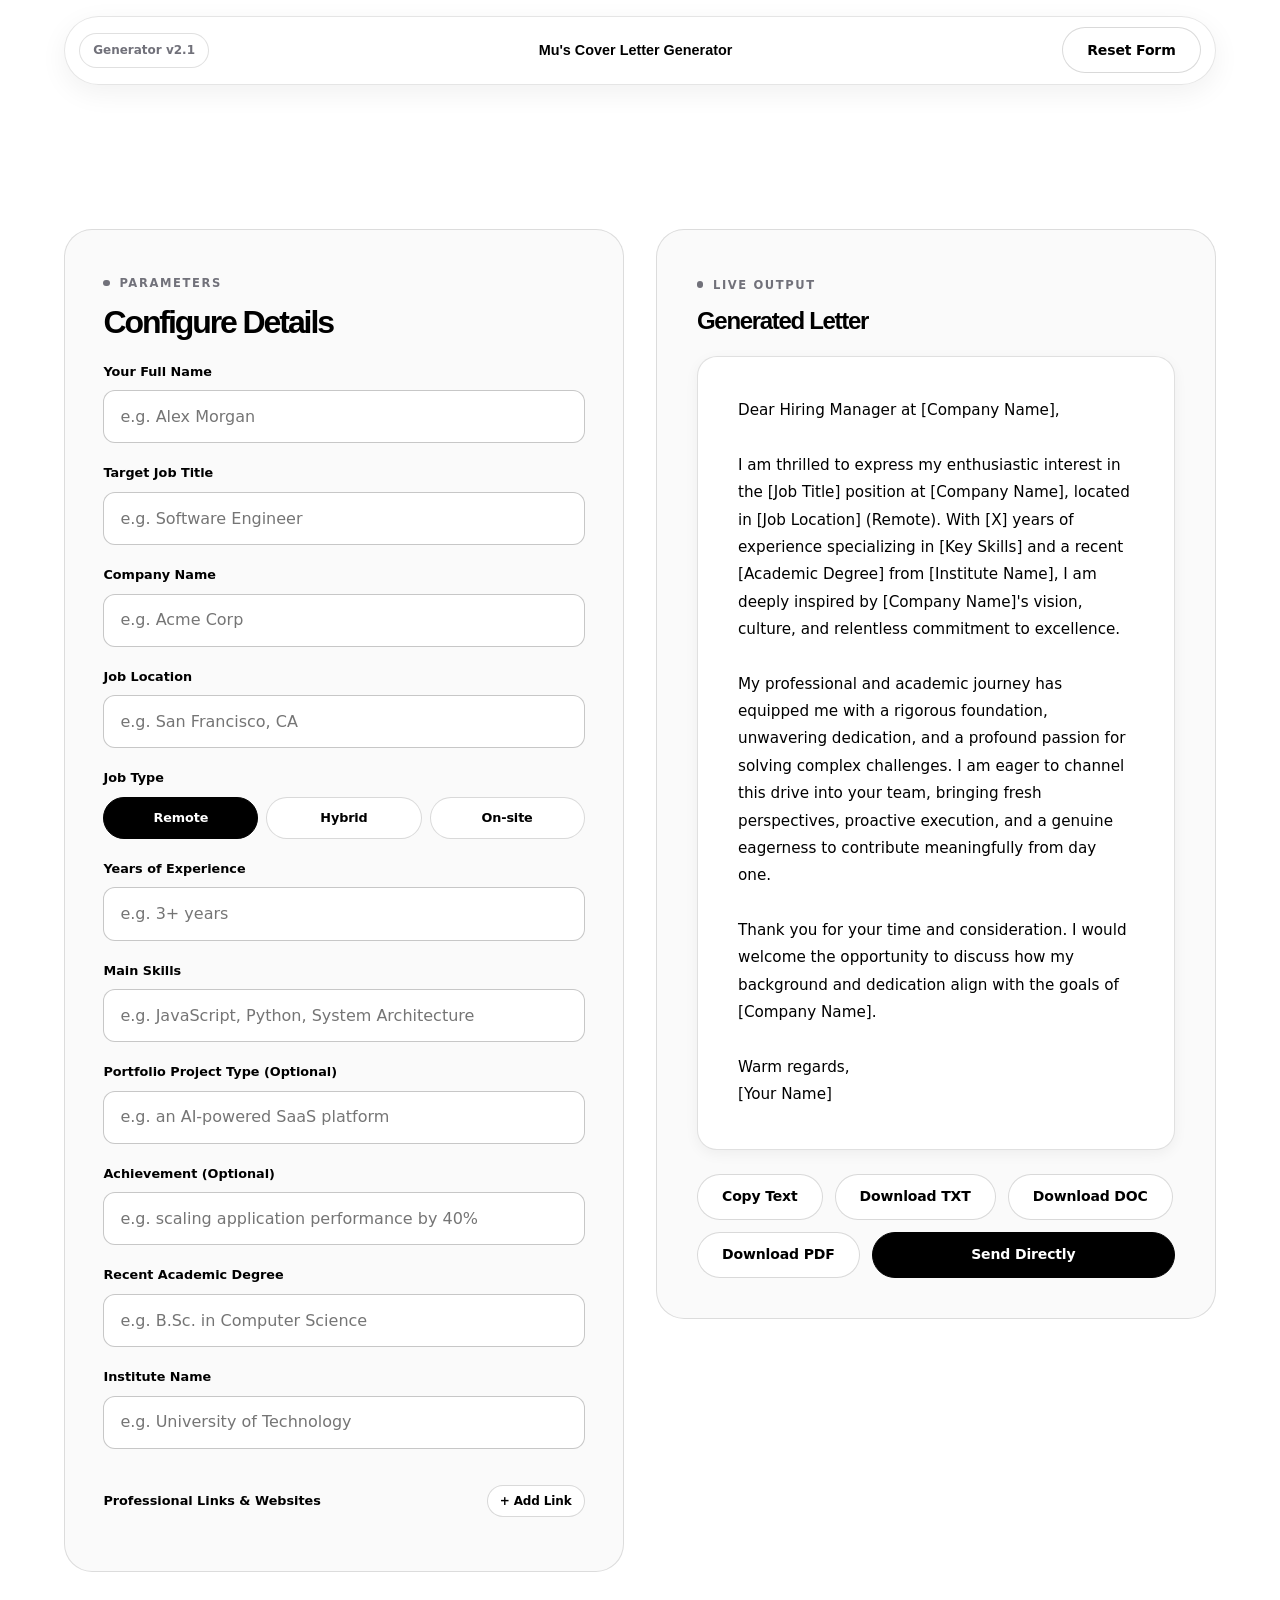
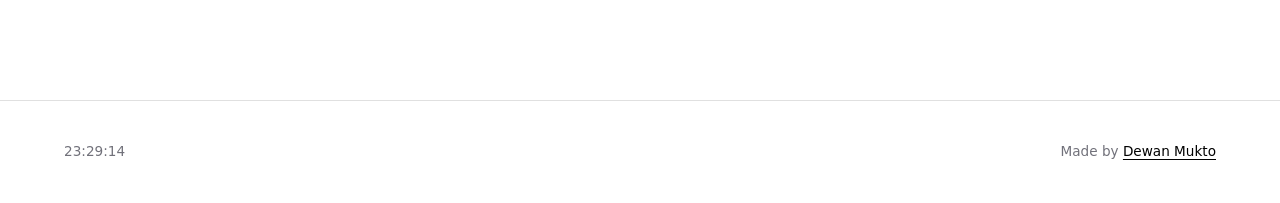
<file: cover-letter-generator/index.html>
<!DOCTYPE html>
<html lang="en">
<head>
    <meta charset="UTF-8">
    <meta name="viewport" content="width=device-width, initial-scale=1.0">
    <title>Mu's Cover Letter Generator</title>
    <link rel="stylesheet" href="/samx-theme.css">
    <style>
        .generator-grid {
            display: grid;
            grid-template-columns: 1fr 1fr;
            gap: 2rem;
            align-items: start;
        }
        .preview-panel {
            position: sticky;
            top: 5rem;
            background: var(--sx-soft-2);
            border: 1px solid var(--sx-line);
            border-radius: var(--sx-radius-lg);
            padding: 2.5rem;
        }
        .letter-preview {
            background: #fff;
            border: 1px solid var(--sx-line);
            border-radius: var(--sx-radius-md);
            padding: 2.5rem;
            font-family: var(--sx-font-body);
            font-size: 0.95rem;
            line-height: 1.8;
            white-space: pre-wrap;
            box-shadow: var(--sx-shadow-sm);
            min-height: 420px;
            color: var(--sx-fg);
        }
        .action-cluster {
            display: flex;
            flex-wrap: wrap;
            gap: 0.75rem;
            margin-top: 1.5rem;
        }
        .link-item-row {
            display: flex;
            align-items: center;
            justify-content: space-between;
            background: #fff;
            border: 1px solid var(--sx-line);
            border-radius: var(--sx-radius-sm);
            padding: 0.5rem 0.75rem;
            margin-top: 0.5rem;
            font-size: 0.85rem;
        }
        .modal-overlay {
            display: none;
            position: fixed;
            top: 0; left: 0; width: 100%; height: 100%;
            background: rgba(0,0,0,0.4);
            backdrop-filter: blur(8px);
            z-index: 100;
            align-items: center;
            justify-content: center;
        }
        .modal-overlay.active {
            display: flex;
        }
        .modal-box {
            background: #fff;
            border: 1px solid var(--sx-line-strong);
            border-radius: var(--sx-radius-lg);
            padding: 2rem;
            width: min(90%, 480px);
            box-shadow: var(--sx-shadow-lg);
        }
        @media (max-width: 960px) {
            .generator-grid { grid-template-columns: 1fr; }
            .preview-panel { position: relative; top: 0; }
            .nav-title { display: none; }
        }
    </style>
</head>
<body class="samx-theme">

    <nav class="sx-nav">
        <div class="sx-cluster">
            <span class="sx-pill sx-mono">Generator v2.1</span>
        </div>
        <div style="font-weight: 700; font-family: var(--sx-font-display); font-size: 0.9rem; text-align: center;" class="nav-title">
            Mu's Cover Letter Generator
        </div>
        <div class="sx-cluster">
            <button class="sx-btn sx-btn--secondary" id="reset-btn">Reset Form</button>
        </div>
    </nav>

    <main class="sx-container sx-section">
        <div class="generator-grid">
            
            <!-- Left: Control Parameters Form -->
            <div class="sx-panel">
                <div class="sx-eyebrow" style="margin-bottom: 1rem;">Parameters</div>
                <h2 class="sx-heading--section" style="font-size: 2rem; margin-bottom: 1.5rem;">Configure Details</h2>

                <div class="sx-stack" style="gap: 1.25rem;">
                    <div class="sx-field">
                        <label class="sx-label">Your Full Name</label>
                        <input type="text" id="input-name" class="sx-input" placeholder="e.g. Alex Morgan" value="">
                    </div>
                    <div class="sx-field">
                        <label class="sx-label">Target Job Title</label>
                        <input type="text" id="input-title" class="sx-input" placeholder="e.g. Software Engineer" value="">
                    </div>
                    <div class="sx-field">
                        <label class="sx-label">Company Name</label>
                        <input type="text" id="input-company" class="sx-input" placeholder="e.g. Acme Corp" value="">
                    </div>
                    <div class="sx-field">
                        <label class="sx-label">Job Location</label>
                        <input type="text" id="input-location" class="sx-input" placeholder="e.g. San Francisco, CA" value="">
                    </div>
                    
                    <!-- Single-Choice Job Type -->
                    <div class="sx-field">
                        <label class="sx-label">Job Type</label>
                        <div class="sx-cluster" style="gap: 0.5rem;" id="job-type-group">
                            <button type="button" class="sx-btn sx-btn--primary job-type-btn" data-val="Remote" style="flex: 1; min-height: 42px; font-size: 0.8rem;">Remote</button>
                            <button type="button" class="sx-btn sx-btn--secondary job-type-btn" data-val="Hybrid" style="flex: 1; min-height: 42px; font-size: 0.8rem;">Hybrid</button>
                            <button type="button" class="sx-btn sx-btn--secondary job-type-btn" data-val="On-site" style="flex: 1; min-height: 42px; font-size: 0.8rem;">On-site</button>
                        </div>
                    </div>

                    <div class="sx-field">
                        <label class="sx-label">Years of Experience</label>
                        <input type="text" id="input-exp" class="sx-input" placeholder="e.g. 3+ years" value="">
                    </div>
                    <div class="sx-field">
                        <label class="sx-label">Main Skills</label>
                        <input type="text" id="input-skills" class="sx-input" placeholder="e.g. JavaScript, Python, System Architecture" value="">
                    </div>
                    <div class="sx-field">
                        <label class="sx-label">Portfolio Project Type (Optional)</label>
                        <input type="text" id="input-project" class="sx-input" placeholder="e.g. an AI-powered SaaS platform" value="">
                    </div>
                    <div class="sx-field">
                        <label class="sx-label">Achievement (Optional)</label>
                        <input type="text" id="input-achievement" class="sx-input" placeholder="e.g. scaling application performance by 40%" value="">
                    </div>
                    <div class="sx-field">
                        <label class="sx-label">Recent Academic Degree</label>
                        <input type="text" id="input-degree" class="sx-input" placeholder="e.g. B.Sc. in Computer Science" value="">
                    </div>
                    <div class="sx-field">
                        <label class="sx-label">Institute Name</label>
                        <input type="text" id="input-institute" class="sx-input" placeholder="e.g. University of Technology" value="">
                    </div>

                    <!-- Social / Professional Links Management -->
                    <div class="sx-field" style="margin-top: 1rem;">
                        <div style="display: flex; justify-content: space-between; align-items: center; margin-bottom: 0.5rem;">
                            <label class="sx-label" style="margin: 0;">Professional Links & Websites</label>
                            <button type="button" class="sx-btn sx-btn--secondary" id="add-link-btn" style="min-height: 32px; padding: 0.25rem 0.75rem; font-size: 0.75rem;">+ Add Link</button>
                        </div>
                        <div id="links-container"></div>
                    </div>
                </div>
            </div>

            <!-- Right: Live Preview & Export Suite -->
            <div class="preview-panel">
                <div class="sx-eyebrow" style="margin-bottom: 1rem;">Live Output</div>
                <h3 style="font-size: 1.5rem; margin-bottom: 1.5rem;">Generated Letter</h3>
                
                <div class="letter-preview" id="letter-output">Loading template...</div>

                <div class="action-cluster">
                    <button class="sx-btn sx-btn--secondary" id="copy-btn">Copy Text</button>
                    <button class="sx-btn sx-btn--secondary" id="download-txt-btn">Download TXT</button>
                    <button class="sx-btn sx-btn--secondary" id="download-doc-btn">Download DOC</button>
                    <button class="sx-btn sx-btn--secondary" id="download-pdf-btn">Download PDF</button>
                    <button class="sx-btn sx-btn--primary" id="send-direct-btn" style="flex: 1; justify-content: center;">Send Directly</button>
                </div>
            </div>

        </div>
    </main>

    <!-- Add Link Modal -->
    <div class="modal-overlay" id="link-modal">
        <div class="modal-box">
            <h3 style="margin-bottom: 1rem; font-size: 1.5rem;">Add Link</h3>
            <div class="sx-stack" style="gap: 1rem; margin-bottom: 1.5rem;">
                <div class="sx-field">
                    <label class="sx-label">Website / Link Name</label>
                    <input type="text" id="modal-link-name" class="sx-input" placeholder="e.g. Portfolio website link">
                </div>
                <div class="sx-field">
                    <label class="sx-label">URL</label>
                    <input type="url" id="modal-link-url" class="sx-input" placeholder="https://...">
                </div>
            </div>
            <div class="sx-cluster" style="justify-content: flex-end;">
                <button class="sx-btn sx-btn--secondary" id="link-modal-cancel">Cancel</button>
                <button class="sx-btn sx-btn--primary" id="link-modal-submit">Add Link</button>
            </div>
        </div>
    </div>

    <!-- Send Directly Modal -->
    <div class="modal-overlay" id="email-modal">
        <div class="modal-box">
            <h3 style="margin-bottom: 1rem; font-size: 1.5rem;">Direct Email Dispatch</h3>
            <p class="sx-muted" style="font-size: 0.85rem; margin-bottom: 1.5rem;">Enter recipient email and subject line to launch your default mail app.</p>
            <div class="sx-stack" style="gap: 1rem; margin-bottom: 1.5rem;">
                <div class="sx-field">
                    <label class="sx-label">Recipient Email</label>
                    <input type="email" id="modal-email" class="sx-input" placeholder="hiring@company.com">
                </div>
                <div class="sx-field">
                    <label class="sx-label">Email Subject</label>
                    <input type="text" id="modal-subject" class="sx-input" placeholder="Application for [Job Title]">
                </div>
            </div>
            <div class="sx-cluster" style="justify-content: flex-end;">
                <button class="sx-btn sx-btn--secondary" id="modal-cancel">Cancel</button>
                <button class="sx-btn sx-btn--primary" id="modal-submit">Launch Mail App</button>
            </div>
        </div>
    </div>

    <footer class="sx-footer">
        <div class="sx-container" style="display: flex; justify-content: space-between; align-items: center;">
            <span class="sx-mono" id="time-display">00:00:00</span>
            <span class="sx-mono">Made by <a href="https://dewanmukto.github.io/" target="_blank" rel="noopener" style="text-decoration: underline; color: var(--sx-fg);">Dewan Mukto</a></span>
        </div>
    </footer>

    <script>
        function updateClock() {
            const now = new Date();
            document.getElementById('time-display').textContent = now.toTimeString().split(' ')[0];
        }
        setInterval(updateClock, 1000);
        updateClock();

        let jobType = 'Remote';
        const fields = {
            name: document.getElementById('input-name'),
            title: document.getElementById('input-title'),
            company: document.getElementById('input-company'),
            location: document.getElementById('input-location'),
            exp: document.getElementById('input-exp'),
            skills: document.getElementById('input-skills'),
            project: document.getElementById('input-project'),
            achievement: document.getElementById('input-achievement'),
            degree: document.getElementById('input-degree'),
            institute: document.getElementById('input-institute')
        };

        let customLinks = [];

        const outputEl = document.getElementById('letter-output');
        const linksContainer = document.getElementById('links-container');

        // Load persistent state from localStorage
        function loadStorage() {
            const savedData = localStorage.getItem('mus_cover_letter_data');
            if (savedData) {
                try {
                    const parsed = JSON.parse(savedData);
                    if (parsed.fields) {
                        for (let k in parsed.fields) {
                            if (fields[k]) fields[k].value = parsed.fields[k];
                        }
                    }
                    if (parsed.jobType) {
                        jobType = parsed.jobType;
                        document.querySelectorAll('.job-type-btn').forEach(b => {
                            const match = b.dataset.val === jobType;
                            b.classList.toggle('sx-btn--primary', match);
                            b.classList.toggle('sx-btn--secondary', !match);
                        });
                    }
                    if (parsed.customLinks) {
                        customLinks = parsed.customLinks;
                    }
                } catch(e) {}
            }
        }

        // Save persistent state to localStorage
        function saveStorage() {
            const fieldValues = {};
            for (let k in fields) {
                fieldValues[k] = fields[k].value;
            }
            const data = {
                fields: fieldValues,
                jobType: jobType,
                customLinks: customLinks
            };
            localStorage.setItem('mus_cover_letter_data', JSON.stringify(data));
        }

        function renderLinksList() {
            linksContainer.innerHTML = customLinks.map((l, index) => `
                <div class="link-item-row">
                    <span style="font-weight: 600; overflow: hidden; text-overflow: ellipsis; white-space: nowrap; max-width: 220px;" title="${l.name}">${l.name}</span>
                    <button type="button" class="sx-btn sx-btn--secondary" style="min-height: 26px; padding: 0.15rem 0.5rem; font-size: 0.7rem;" onclick="removeLink(${index})">Remove</button>
                </div>
            `).join('');
            saveStorage();
            updatePreview();
        }

        window.removeLink = function(index) {
            customLinks.splice(index, 1);
            renderLinksList();
        }

        // Job Type single-choice buttons
        document.querySelectorAll('.job-type-btn').forEach(btn => {
            btn.addEventListener('click', () => {
                document.querySelectorAll('.job-type-btn').forEach(b => {
                    b.classList.remove('sx-btn--primary');
                    b.classList.add('sx-btn--secondary');
                });
                btn.classList.remove('sx-btn--secondary');
                btn.classList.add('sx-btn--primary');
                jobType = btn.dataset.val;
                saveStorage();
                updatePreview();
            });
        });

        function generateLetterText() {
            const name = fields.name.value.trim() || '[Your Name]';
            const title = fields.title.value.trim() || '[Job Title]';
            const company = fields.company.value.trim() || '[Company Name]';
            const location = fields.location.value.trim() || '[Job Location]';
            const exp = fields.exp.value.trim() || '[X] years';
            const skills = fields.skills.value.trim() || '[Key Skills]';
            const degree = fields.degree.value.trim() || '[Academic Degree]';
            const institute = fields.institute.value.trim() || '[Institute Name]';
            const project = fields.project.value.trim();
            const achievement = fields.achievement.value.trim();

            let projectSentence = project ? ` In my portfolio, I recently built ${project}, which sharpened my technical execution and practical problem-solving capabilities.` : '';
            let achievementSentence = achievement ? ` A notable milestone in my recent work has been ${achievement}, reflecting my strong dedication to impactful results.` : '';

            let linksSection = '';
            if (customLinks.length > 0) {
                linksSection = '\n\nHere are my relevant links and websites:\n' + customLinks.map(l => `- ${l.name}: ${l.url}`).join('\n');
            }

            return `Dear Hiring Manager at ${company},

I am thrilled to express my enthusiastic interest in the ${title} position at ${company}, located in ${location} (${jobType}). With ${exp} of experience specializing in ${skills} and a recent ${degree} from ${institute}, I am deeply inspired by ${company}'s vision, culture, and relentless commitment to excellence.${projectSentence}${achievementSentence}

My professional and academic journey has equipped me with a rigorous foundation, unwavering dedication, and a profound passion for solving complex challenges. I am eager to channel this drive into your team, bringing fresh perspectives, proactive execution, and a genuine eagerness to contribute meaningfully from day one.${linksSection}

Thank you for your time and consideration. I would welcome the opportunity to discuss how my background and dedication align with the goals of ${company}.

Warm regards,
${name}`;
        }

        function updatePreview() {
            outputEl.textContent = generateLetterText();
            saveStorage();
        }

        Object.values(fields).forEach(el => {
            el.addEventListener('input', updatePreview);
            el.addEventListener('change', updatePreview);
        });

        // Add link modal logic
        const linkModal = document.getElementById('link-modal');
        document.getElementById('add-link-btn').addEventListener('click', () => {
            document.getElementById('modal-link-name').value = '';
            document.getElementById('modal-link-url').value = '';
            linkModal.classList.add('active');
        });

        document.getElementById('link-modal-cancel').addEventListener('click', () => {
            linkModal.classList.remove('active');
        });

        document.getElementById('link-modal-submit').addEventListener('click', () => {
            const name = document.getElementById('modal-link-name').value.trim();
            const url = document.getElementById('modal-link-url').value.trim();
            if (!name || !url) {
                alert('Please enter both name and URL.');
                return;
            }
            customLinks.push({ name, url });
            linkModal.classList.remove('active');
            renderLinksList();
        });

        // Copy Text
        document.getElementById('copy-btn').addEventListener('click', () => {
            navigator.clipboard.writeText(generateLetterText());
            const btn = document.getElementById('copy-btn');
            const original = btn.textContent;
            btn.textContent = 'Copied!';
            setTimeout(() => { btn.textContent = original; }, 1200);
        });

        // Download TXT
        document.getElementById('download-txt-btn').addEventListener('click', () => {
            const blob = new Blob([generateLetterText()], { type: 'text/plain;charset=utf-8' });
            const url = URL.createObjectURL(blob);
            const a = document.createElement('a');
            a.href = url;
            a.download = `Cover_Letter_${(fields.title.value.trim() || 'Application').replace(/\s+/g, '_')}.txt`;
            a.click();
            URL.revokeObjectURL(url);
        });

        // Download DOC
        document.getElementById('download-doc-btn').addEventListener('click', () => {
            const text = generateLetterText().replace(/\n/g, '<br>');
            const html = `<html xmlns:o='urn:schemas-microsoft-com:office:office' xmlns:w='urn:schemas-microsoft-com:office:word' xmlns='http://www.w3.org/TR/REC-html40'><head><meta charset='utf-8'><title>Cover Letter</title></head><body style="font-family: Arial, sans-serif; font-size: 11pt; line-height: 1.6; padding: 20px;">${text}</body></html>`;
            const blob = new Blob(['\ufeff' + html], { type: 'application/msword' });
            const url = URL.createObjectURL(blob);
            const a = document.createElement('a');
            a.href = url;
            a.download = `Cover_Letter_${(fields.title.value.trim() || 'Application').replace(/\s+/g, '_')}.doc`;
            a.click();
            URL.revokeObjectURL(url);
        });

        // Download PDF
        document.getElementById('download-pdf-btn').addEventListener('click', () => {
            const printWin = window.open('', '_blank');
            printWin.document.write(`<html><head><title>Cover Letter</title><style>body { font-family: Arial, sans-serif; font-size: 12pt; line-height: 1.8; padding: 40px; color: #000; white-space: pre-wrap; }</style></head><body>${generateLetterText()}</body></html>`);
            printWin.document.close();
            printWin.focus();
            setTimeout(() => { printWin.print(); printWin.close(); }, 500);
        });

        // Send Directly Modal
        const emailModal = document.getElementById('email-modal');
        document.getElementById('send-direct-btn').addEventListener('click', () => {
            const title = fields.title.value.trim() || 'Job Position';
            const company = fields.company.value.trim() || 'Company';
            document.getElementById('modal-subject').value = `Application for ${title} at ${company}`;
            emailModal.classList.add('active');
        });

        document.getElementById('modal-cancel').addEventListener('click', () => {
            emailModal.classList.remove('active');
        });

        document.getElementById('modal-submit').addEventListener('click', () => {
            const email = document.getElementById('modal-email').value.trim();
            const subject = document.getElementById('modal-subject').value.trim();
            const body = generateLetterText();

            if (!email) {
                alert('Please enter a recipient email address.');
                return;
            }

            const mailtoUrl = `mailto:${encodeURIComponent(email)}?subject=${encodeURIComponent(subject)}&body=${encodeURIComponent(body)}`;
            window.location.href = mailtoUrl;
            emailModal.classList.remove('active');
        });

        // Reset
        document.getElementById('reset-btn').addEventListener('click', () => {
            localStorage.removeItem('mus_cover_letter_data');
            Object.values(fields).forEach(el => el.value = '');
            jobType = 'Remote';
            document.querySelectorAll('.job-type-btn').forEach((b, idx) => {
                b.classList.toggle('sx-btn--primary', idx === 0);
                b.classList.toggle('sx-btn--secondary', idx !== 0);
            });
            customLinks = [];
            renderLinksList();
        });

        loadStorage();
        renderLinksList();
    </script>
</body>
</html>
</file>
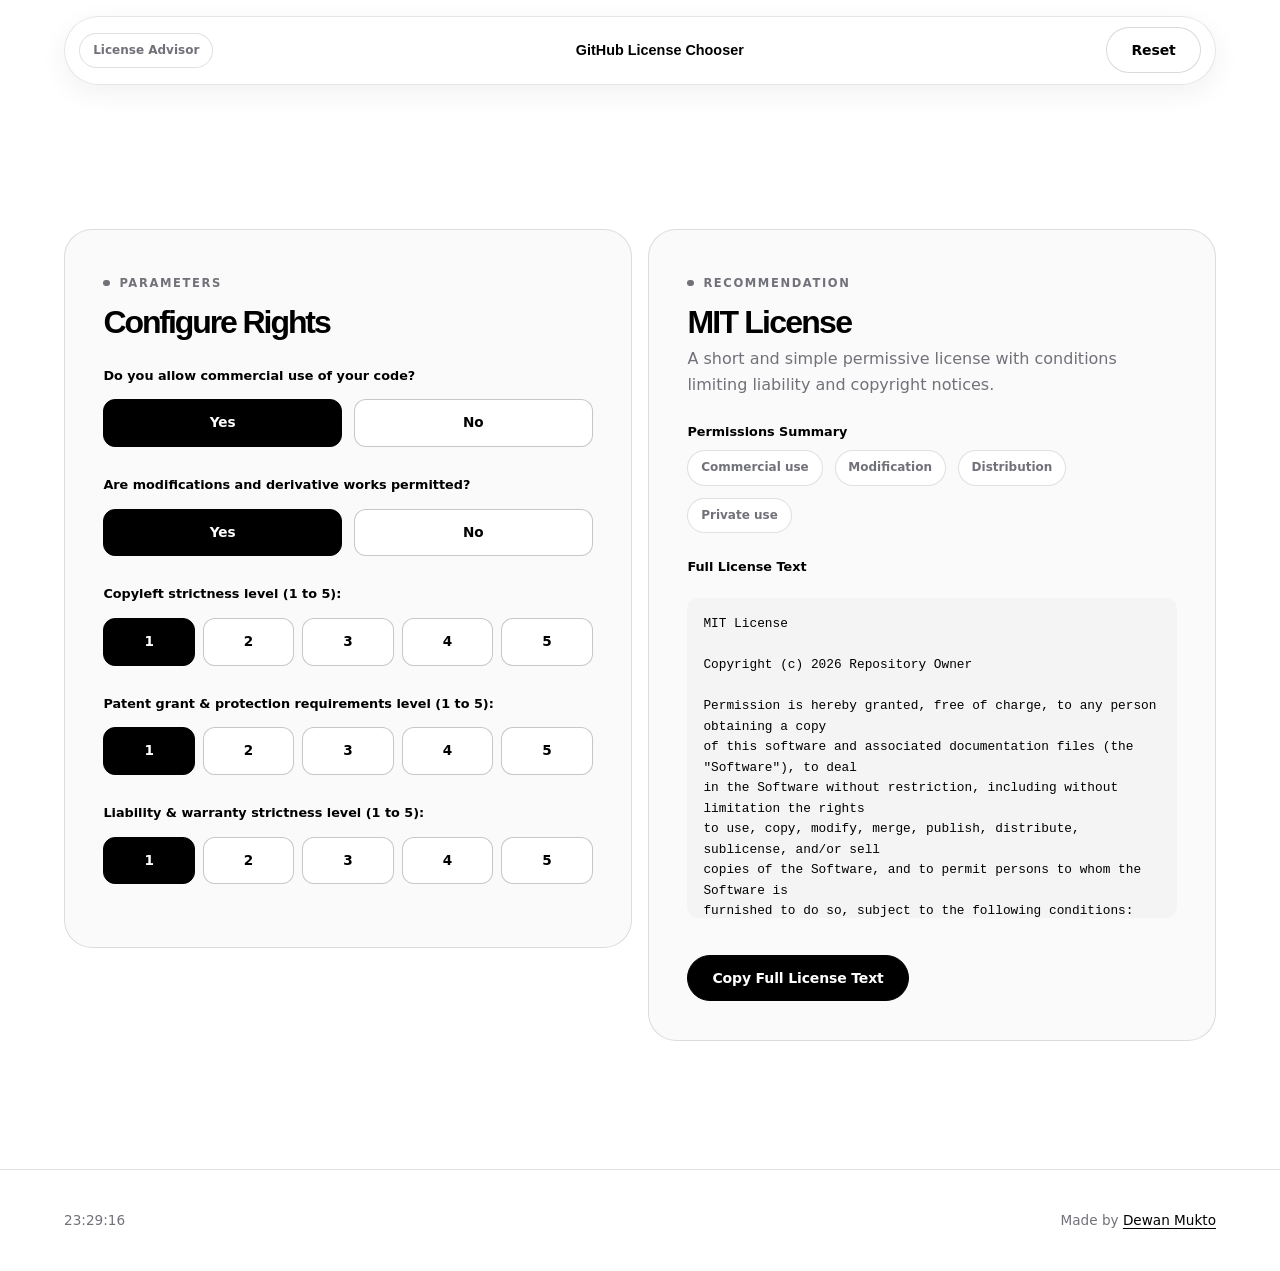
<file: license-chooser/index.html>
<!DOCTYPE html>
<html lang="en">
<head>
    <meta charset="UTF-8">
    <meta name="viewport" content="width=device-width, initial-scale=1.0">
    <title>GitHub License Chooser</title>
    <link rel="stylesheet" href="/samx-theme.css">
    <style>
        .question-card {
            margin-bottom: 1.5rem;
        }
        .scale-options {
            display: grid;
            grid-template-columns: repeat(5, 1fr);
            gap: 0.5rem;
            margin-top: 0.75rem;
        }
        .scale-btn {
            padding: 0.75rem 0.5rem;
            border: 1px solid var(--sx-line-strong);
            background: #fff;
            border-radius: var(--sx-radius-sm);
            text-align: center;
            cursor: pointer;
            font-weight: 600;
            font-size: 0.85rem;
            transition: all var(--sx-duration) var(--sx-ease);
        }
        .scale-btn.active {
            background: #000;
            color: #fff;
            border-color: #000;
        }
        .yes-no-group {
            display: grid;
            grid-template-columns: repeat(2, 1fr);
            gap: 0.75rem;
            margin-top: 0.75rem;
        }
        .yes-no-btn {
            padding: 0.75rem;
            border: 1px solid var(--sx-line-strong);
            background: #fff;
            border-radius: var(--sx-radius-sm);
            text-align: center;
            cursor: pointer;
            font-weight: 600;
            font-size: 0.85rem;
            transition: all var(--sx-duration) var(--sx-ease);
        }
        .yes-no-btn.active {
            background: #000;
            color: #fff;
            border-color: #000;
        }
        pre {
            background: var(--sx-soft);
            padding: 1rem;
            border-radius: var(--sx-radius-sm);
            overflow-x: auto;
            font-size: 0.8rem;
            max-height: 320px;
            white-space: pre-wrap;
            word-break: break-word;
        }
        @media (max-width: 520px) {
            .nav-title { display: none; }
        }
    </style>
</head>
<body class="samx-theme">

    <nav class="sx-nav">
        <div class="sx-cluster">
            <span class="sx-pill sx-mono">License Advisor</span>
        </div>
        <div style="font-weight: 700; font-family: var(--sx-font-display); font-size: 0.9rem; text-align: center;" class="nav-title">
            GitHub License Chooser
        </div>
        <div class="sx-cluster">
            <button class="sx-btn sx-btn--secondary" id="reset-btn">Reset</button>
        </div>
    </nav>

    <main class="sx-container sx-section">
        <div class="sx-grid sx-grid--2" style="align-items: start;">
            <!-- Questionnaire Panel -->
            <div class="sx-panel">
                <div class="sx-eyebrow" style="margin-bottom: 1rem;">Parameters</div>
                <h2 class="sx-heading--section" style="font-size: 2rem; margin-bottom: 1.5rem;">Configure Rights</h2>

                <!-- Q1 -->
                <div class="question-card" data-q="commercial">
                    <label class="sx-label">Do you allow commercial use of your code?</label>
                    <div class="yes-no-group">
                        <div class="yes-no-btn" data-val="yes">Yes</div>
                        <div class="yes-no-btn" data-val="no">No</div>
                    </div>
                </div>

                <!-- Q2 -->
                <div class="question-card" data-q="modifications">
                    <label class="sx-label">Are modifications and derivative works permitted?</label>
                    <div class="yes-no-group">
                        <div class="yes-no-btn" data-val="yes">Yes</div>
                        <div class="yes-no-btn" data-val="no">No</div>
                    </div>
                </div>

                <!-- Q3 -->
                <div class="question-card" data-q="copyleft">
                    <label class="sx-label">Copyleft strictness level (1 to 5):</label>
                    <div class="scale-options" data-scale="copyleft">
                        <div class="scale-btn" data-val="1">1</div>
                        <div class="scale-btn" data-val="2">2</div>
                        <div class="scale-btn" data-val="3">3</div>
                        <div class="scale-btn" data-val="4">4</div>
                        <div class="scale-btn" data-val="5">5</div>
                    </div>
                </div>

                <!-- Q4 -->
                <div class="question-card" data-q="patent">
                    <label class="sx-label">Patent grant & protection requirements level (1 to 5):</label>
                    <div class="scale-options" data-scale="patent">
                        <div class="scale-btn" data-val="1">1</div>
                        <div class="scale-btn" data-val="2">2</div>
                        <div class="scale-btn" data-val="3">3</div>
                        <div class="scale-btn" data-val="4">4</div>
                        <div class="scale-btn" data-val="5">5</div>
                    </div>
                </div>

                <!-- Q5 -->
                <div class="question-card" data-q="liability">
                    <label class="sx-label">Liability & warranty strictness level (1 to 5):</label>
                    <div class="scale-options" data-scale="liability">
                        <div class="scale-btn" data-val="1">1</div>
                        <div class="scale-btn" data-val="2">2</div>
                        <div class="scale-btn" data-val="3">3</div>
                        <div class="scale-btn" data-val="4">4</div>
                        <div class="scale-btn" data-val="5">5</div>
                    </div>
                </div>
            </div>

            <!-- Result Panel -->
            <div class="sx-panel sx-card--soft">
                <div class="sx-eyebrow" style="margin-bottom: 1rem;">Recommendation</div>
                <div id="result-container">
                    <h3 id="license-title" style="margin-bottom: 0.5rem;">MIT License</h3>
                    <p id="license-desc" class="sx-muted" style="margin-bottom: 1.5rem;"></p>
                    
                    <div class="sx-field" style="margin-bottom: 1.5rem;">
                        <label class="sx-label">Permissions Summary</label>
                        <div id="license-permissions" class="sx-cluster"></div>
                    </div>

                    <div class="sx-field">
                        <label class="sx-label">Full License Text</label>
                        <pre><code id="license-code"></code></pre>
                    </div>

                    <div class="sx-cluster" style="margin-top: 1.5rem;">
                        <button class="sx-btn sx-btn--primary" id="copy-license-btn">Copy Full License Text</button>
                    </div>
                </div>
            </div>
        </div>
    </main>

    <footer class="sx-footer">
        <div class="sx-container" style="display: flex; justify-content: space-between; align-items: center;">
            <span class="sx-mono" id="time-display">00:00:00</span>
            <span class="sx-mono">Made by <a href="https://dewanmukto.github.io/" target="_blank" rel="noopener" style="text-decoration: underline; color: var(--sx-fg);">Dewan Mukto</a></span>
        </div>
    </footer>

    <script>
        const state = {
            commercial: 'yes',
            modifications: 'yes',
            copyleft: '1',
            patent: '1',
            liability: '1'
        };

        const licenses = {
            mit: {
                title: "MIT License",
                desc: "A short and simple permissive license with conditions limiting liability and copyright notices.",
                perms: ["Commercial use", "Modification", "Distribution", "Private use"],
                code: `MIT License

Copyright (c) 2026 Repository Owner

Permission is hereby granted, free of charge, to any person obtaining a copy
of this software and associated documentation files (the "Software"), to deal
in the Software without restriction, including without limitation the rights
to use, copy, modify, merge, publish, distribute, sublicense, and/or sell
copies of the Software, and to permit persons to whom the Software is
furnished to do so, subject to the following conditions:

The above copyright notice and this permission notice shall be included in all
copies or substantial portions of the Software.

THE SOFTWARE IS PROVIDED "AS IS", WITHOUT WARRANTY OF ANY KIND, EXPRESS OR
IMPLIED, INCLUDING BUT NOT LIMITED TO THE WARRANTIES OF MERCHANTABILITY,
FITNESS FOR A PARTICULAR PURPOSE AND NONINFRINGEMENT. IN NO EVENT SHALL THE
AUTHORS OR COPYRIGHT HOLDERS BE LIABLE FOR ANY CLAIM, DAMAGES OR OTHER
LIABILITY, WHETHER IN AN ACTION OF CONTRACT, TORT OR OTHERWISE, ARISING FROM,
OUT OF OR IN CONNECTION WITH THE SOFTWARE OR THE USE OR OTHER DEALINGS IN THE
SOFTWARE.`
            },
            apache: {
                title: "Apache License 2.0",
                desc: "A permissive license whose conditions require preservation of copyright and license notices. Contributors provide an express grant of patent rights.",
                perms: ["Commercial use", "Modification", "Distribution", "Patent use", "Trademark use"],
                code: `Apache License
Version 2.0, January 2004
http://www.apache.org/licenses/

TERMS AND CONDITIONS FOR USE, REPRODUCTION, AND DISTRIBUTION

1. Definitions.
"License" shall mean the terms and conditions for use, reproduction, and distribution as defined by Sections 1 through 9 of this document.
"Licensor" shall mean the copyright owner or entity authorized by the copyright owner that is granting the License.
"Legal Entity" shall mean the union of the acting entity and all other entities that control, are controlled by, or are under common control with that entity.
"You" (or "Your") shall mean an individual or Legal Entity exercising permissions granted by this License.

2. Grant of Copyright License. Subject to the terms and conditions of this License, each Contributor hereby grants to You a perpetual, worldwide, non-exclusive, no-charge, royalty-free, irrevocable copyright license to reproduce, prepare Derivative Works of, publicly display, publicly perform, sublicense, and distribute the Work and such Derivative Works in Source or Object form.

3. Grant of Patent License. Subject to the terms and conditions of this License, each Contributor hereby grants to You a perpetual, worldwide, non-exclusive, no-charge, royalty-free, irrevocable (except as stated in this section) patent license to make, have made, use, offer to sell, sell, import, and otherwise transfer the Work.`
            },
            gpl3: {
                title: "GNU General Public License v3.0",
                desc: "Permissions of this strong copyleft license are conditioned on making available complete source code of licensed works and modifications under the same license.",
                perms: ["Commercial use", "Modification", "Distribution", "Copyleft", "Patent use"],
                code: `GNU GENERAL PUBLIC LICENSE
Version 3, 29 June 2007

Copyright (C) 2007 Free Software Foundation, Inc. <https://fsf.org/>
Everyone is permitted to copy and distribute verbatim copies of this license document, but changing it is not allowed.

Preamble
The GNU General Public License is a free, copyleft license for software and other kinds of works.
The licenses for most software and other practical works are designed to take away your freedom to share and change the works. By contrast, the GNU General Public License is intended to guarantee your freedom to share and change all versions of a program--to make sure it remains free software for all its users.

TERMS AND CONDITIONS
0. Definitions.
"This License" refers to version 3 of the GNU General Public License.
"Copyright" also means copyright-like laws that apply to other kinds of works, such as semiconductor masks.
"The Program" refers to any copyrightable work licensed under this License. Each licensee is addressed as "you".`
            },
            agpl3: {
                title: "GNU Affero General Public License v3.0",
                desc: "A strong copyleft license ensuring that if you run the modified program on a network and let users interact with it remotely, the complete source code must be made available.",
                perms: ["Commercial use", "Modification", "Distribution", "Network copyleft", "Patent use"],
                code: `GNU AFFERO GENERAL PUBLIC LICENSE
Version 3, 19 November 2007

Copyright (C) 2007 Free Software Foundation, Inc. <https://fsf.org/>
Everyone is permitted to copy and distribute verbatim copies of this license document, but changing it is not allowed.

Preamble
The GNU Affero General Public License is a free, copyleft license for software and other kinds of works, specifically designed to ensure cooperation with the community in the case of network server software.

TERMS AND CONDITIONS
0. Definitions.
"This License" refers to version 3 of the GNU Affero General Public License.
"The Program" refers to any copyrightable work licensed under this License.`
            },
            isc: {
                title: "ISC License",
                desc: "A permissive license functionally equivalent to the simplified BSD and MIT licenses, removing unnecessary legal phrasing.",
                perms: ["Commercial use", "Modification", "Distribution", "Private use"],
                code: `ISC License

Copyright (c) 2026 Repository Owner

Permission to use, copy, modify, and/or distribute this software for any
purpose with or without fee is hereby granted, provided that the above
copyright notice and this permission notice appear in all copies.

THE SOFTWARE IS PROVIDED "AS IS" AND THE AUTHOR DISCLAIMS ALL WARRANTIES WITH
REGARD TO THIS SOFTWARE INCLUDING ALL IMPLIED WARRANTIES OF MERCHANTABILITY
AND FITNESS. IN NO EVENT SHALL THE AUTHOR BE LIABLE FOR ANY SPECIAL, DIRECT,
INDIRECT, OR CONSEQUENTIAL DAMAGES OR ANY DAMAGES WHATSOEVER RESULTING FROM
LOSS OF USE, DATA OR PROFITS, WHETHER IN AN ACTION OF CONTRACT, NEGLIGENCE OR
OTHER TORTIOUS ACTION, ARISING OUT OF OR IN CONNECTION WITH THE USE OR
PERFORMANCE OF THIS SOFTWARE.`
            },
            bsd3: {
                title: "BSD 3-Clause License",
                desc: "A permissive license that allows redistribution and use in source and binary forms, with or without modification, provided certain conditions are met.",
                perms: ["Commercial use", "Modification", "Distribution", "Patent use"],
                code: `BSD 3-Clause License

Copyright (c) 2026 Repository Owner
All rights reserved.

Redistribution and use in source and binary forms, with or without
modification, are permitted provided that the following conditions are met:

1. Redistributions of source code must retain the above copyright notice, this
   list of conditions and the following disclaimer.

2. Redistributions in binary form must reproduce the above copyright notice,
   this list of conditions and the following disclaimer in the documentation
   and/or other materials provided with the distribution.

3. Neither the name of the copyright holder nor the names of its
   contributors may be used to endorse or promote products derived from
   this software without specific prior written permission.

THIS SOFTWARE IS PROVIDED BY THE COPYRIGHT HOLDERS AND CONTRIBUTORS "AS IS"
AND ANY EXPRESS OR IMPLIED WARRANTIES, INCLUDING, BUT NOT LIMITED TO, THE
IMPLIED WARRANTIES OF MERCHANTABILITY AND FITNESS FOR A PARTICULAR PURPOSE ARE
DISCLAIMED.`
            },
            unlicense: {
                title: "The Unlicense",
                desc: "A license with no conditions whatsoever dedicated to the public domain. Unencumbered software for public use.",
                perms: ["Public domain", "Commercial use", "Modification", "Distribution"],
                code: `This is free and unencumbered software released into the public domain.

Anyone is free to copy, modify, publish, use, compile, sell, or
distribute this software, either in source code form or as a compiled
binary, for any purpose, commercial or non-commercial, and by any
means.

In jurisdictions that recognize copyright laws, the author or authors
of this software dedicate any and all copyright interest in the
software to the public domain. We make this commitment for the benefit
of posterity to the public at large and to the detriment of our heirs
and successors. We intend this dedication to be an overt act of
relinquishment in perpetuity of all present and future rights to this
software under copyright law.`
            }
        };

        function updateClock() {
            const now = new Date();
            document.getElementById('time-display').textContent = now.toTimeString().split(' ')[0];
        }
        setInterval(updateClock, 1000);
        updateClock();

        // Setup Event Listeners
        document.querySelectorAll('.yes-no-group').forEach(group => {
            const parent = group.closest('.question-card');
            const q = parent.dataset.q;
            group.querySelectorAll('.yes-no-btn').forEach(btn => {
                if (btn.dataset.val === state[q]) btn.classList.add('active');
                btn.addEventListener('click', () => {
                    group.querySelectorAll('.yes-no-btn').forEach(b => b.classList.remove('active'));
                    btn.classList.add('active');
                    state[q] = btn.dataset.val;
                    calculateLicense();
                });
            });
        });

        document.querySelectorAll('.scale-options').forEach(scale => {
            const q = scale.dataset.scale;
            scale.querySelectorAll('.scale-btn').forEach(btn => {
                if (btn.dataset.val === state[q]) btn.classList.add('active');
                btn.addEventListener('click', () => {
                    scale.querySelectorAll('.scale-btn').forEach(b => b.classList.remove('active'));
                    btn.classList.add('active');
                    state[q] = btn.dataset.val;
                    calculateLicense();
                });
            });
        });

        function calculateLicense() {
            let key = 'mit';
            const copyleftVal = parseInt(state.copyleft);
            const patentVal = parseInt(state.patent);

            if (state.commercial === 'no') {
                key = copyleftVal >= 4 ? 'agpl3' : 'gpl3';
            } else if (copyleftVal === 5) {
                key = 'agpl3';
            } else if (copyleftVal >= 3) {
                key = 'gpl3';
            } else if (patentVal >= 3) {
                key = 'apache';
            } else if (patentVal === 2) {
                key = 'bsd3';
            } else if (copyleftVal === 1 && patentVal === 1 && state.modifications === 'yes') {
                key = 'mit';
            } else {
                key = 'isc';
            }

            const lic = licenses[key];
            document.getElementById('license-title').textContent = lic.title;
            document.getElementById('license-desc').textContent = lic.desc;
            document.getElementById('license-permissions').innerHTML = lic.perms.map(p => `<span class="sx-pill">${p}</span>`).join('');
            document.getElementById('license-code').textContent = lic.code;
        }

        document.getElementById('reset-btn').addEventListener('click', () => {
            state.commercial = 'yes';
            state.modifications = 'yes';
            state.copyleft = '1';
            state.patent = '1';
            state.liability = '1';
            document.querySelectorAll('.yes-no-btn').forEach(b => {
                b.classList.toggle('active', b.dataset.val === 'yes');
            });
            document.querySelectorAll('.scale-btn').forEach(b => {
                b.classList.toggle('active', b.dataset.val === '1');
            });
            calculateLicense();
        });

        document.getElementById('copy-license-btn').addEventListener('click', () => {
            const text = document.getElementById('license-code').textContent;
            navigator.clipboard.writeText(text);
            const btn = document.getElementById('copy-license-btn');
            const original = btn.textContent;
            btn.textContent = 'Copied Full License Text';
            setTimeout(() => { btn.textContent = original; }, 1200);
        });

        calculateLicense();
    </script>
</body>
</html>
</file>
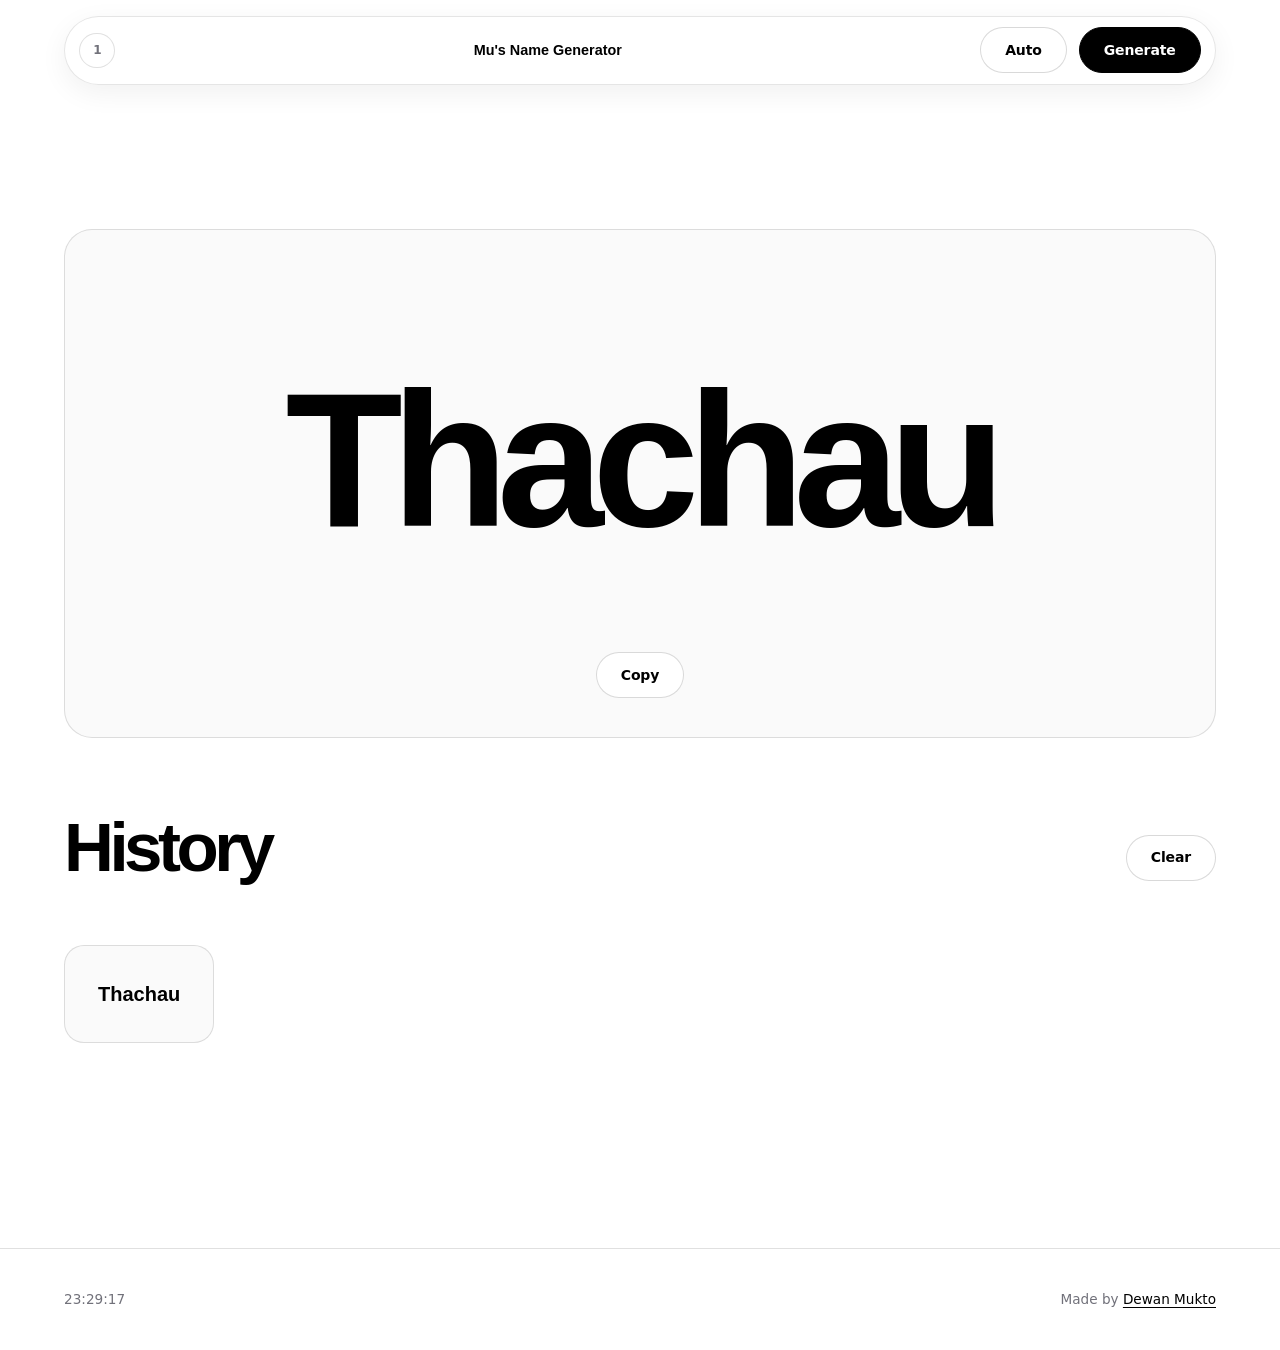
<file: name-generator/index.htm>
<!DOCTYPE html>
<html lang="en">
<head>
    <meta charset="UTF-8">
    <meta name="viewport" content="width=device-width, initial-scale=1.0">
    <title>Mu's Name Generator</title>
    <link rel="stylesheet" href="/samx-theme.css">
    <style>
        .syllable-display {
            font-family: var(--sx-font-display);
            font-size: clamp(4rem, 15vw, 12rem);
            font-weight: 700;
            letter-spacing: -.06em;
            line-height: 1;
            text-align: center;
            margin: clamp(2rem, 8vw, 6rem) 0;
            cursor: pointer;
            user-select: none;
            transition: transform var(--sx-duration) var(--sx-ease), opacity var(--sx-duration) var(--sx-ease);
        }
        .syllable-display:active {
            transform: scale(0.97);
        }
        .history-scroll-box {
            max-height: 380px;
            overflow-y: auto;
            padding-right: 0.25rem;
        }
        .history-grid {
            display: grid;
            grid-template-columns: repeat(auto-fill, minmax(140px, 1fr));
            gap: 1rem;
        }
        @media (max-width: 520px) {
            .nav-title { display: none; }
        }
    </style>
</head>
<body class="samx-theme">

    <nav class="sx-nav">
        <div class="sx-cluster">
            <span class="sx-pill sx-mono" id="count-pill">0</span>
        </div>
        <div style="font-weight: 700; font-family: var(--sx-font-display); font-size: 0.9rem; text-align: center;" class="nav-title">
            Mu's Name Generator
        </div>
        <div class="sx-cluster">
            <button class="sx-btn sx-btn--secondary" id="auto-btn">Auto</button>
            <button class="sx-btn sx-btn--primary" id="generate-btn">Generate</button>
        </div>
    </nav>

    <main class="sx-container sx-section">
        <div class="sx-panel" style="text-align: center;">
            <div class="syllable-display" id="output">Maka</div>
            <div class="sx-cluster" style="justify-content: center;">
                <button class="sx-btn sx-btn--secondary" id="copy-btn">Copy</button>
            </div>
        </div>

        <div class="sx-section sx-section--compact">
            <div class="sx-section-head">
                <h2 class="sx-heading--section">History</h2>
                <button class="sx-btn sx-btn--secondary" id="clear-btn">Clear</button>
            </div>
            <div class="history-scroll-box">
                <div class="history-grid" id="history"></div>
            </div>
        </div>
    </main>

    <footer class="sx-footer">
        <div class="sx-container" style="display: flex; justify-content: space-between; align-items: center;">
            <span class="sx-mono" id="time-display">00:00:00</span>
            <span class="sx-mono">Made by <a href="https://dewanmukto.github.io/" target="_blank" rel="noopener" style="text-decoration: underline; color: var(--sx-fg);">Dewan Mukto</a></span>
        </div>
    </footer>

    <script>
        const consonants = ['B', 'C', 'D', 'F', 'G', 'H', 'J', 'K', 'L', 'M', 'N', 'P', 'R', 'S', 'T', 'V', 'W', 'Y', 'Z', 'Ch', 'Sh', 'Th'];
        const vowels = ['a', 'e', 'i', 'o', 'u', 'ae', 'ai', 'au', 'ea', 'ee', 'oi', 'ou'];

        function randomChoice(arr) {
            return arr[Math.floor(Math.random() * arr.length)];
        }

        function generateSyllable() {
            const c1 = randomChoice(consonants);
            const v1 = randomChoice(vowels);
            const c2 = randomChoice(consonants).toLowerCase();
            const v2 = randomChoice(vowels);
            
            const word = c1 + v1 + c2 + v2;
            return word.charAt(0).toUpperCase() + word.slice(1);
        }

        const outputEl = document.getElementById('output');
        const generateBtn = document.getElementById('generate-btn');
        const autoBtn = document.getElementById('auto-btn');
        const copyBtn = document.getElementById('copy-btn');
        const clearBtn = document.getElementById('clear-btn');
        const historyEl = document.getElementById('history');
        const countPill = document.getElementById('count-pill');
        const timeDisplay = document.getElementById('time-display');

        let historyList = [];
        let autoInterval = null;
        let count = 0;

        function updateClock() {
            const now = new Date();
            timeDisplay.textContent = now.toTimeString().split(' ')[0];
        }
        setInterval(updateClock, 1000);
        updateClock();

        function triggerGeneration() {
            outputEl.style.opacity = '0';
            setTimeout(() => {
                const val = generateSyllable();
                outputEl.textContent = val;
                outputEl.style.opacity = '1';
                
                historyList.unshift(val);
                renderHistory();
                
                count++;
                countPill.textContent = count;
            }, 120);
        }

        function renderHistory() {
            historyEl.innerHTML = historyList.map(item => `
                <div class="sx-card sx-card--soft sx-card__body" style="text-align: center; font-family: var(--sx-font-display); font-weight: 700; font-size: 1.25rem;">
                    ${item}
                </div>
            `).join('');
        }

        generateBtn.addEventListener('click', triggerGeneration);
        outputEl.addEventListener('click', triggerGeneration);

        autoBtn.addEventListener('click', () => {
            if (autoInterval) {
                clearInterval(autoInterval);
                autoInterval = null;
                autoBtn.textContent = 'Auto';
                autoBtn.classList.remove('sx-btn--primary');
                autoBtn.classList.add('sx-btn--secondary');
            } else {
                autoInterval = setInterval(triggerGeneration, 800);
                autoBtn.textContent = 'Stop';
                autoBtn.classList.remove('sx-btn--secondary');
                autoBtn.classList.add('sx-btn--primary');
            }
        });

        copyBtn.addEventListener('click', () => {
            navigator.clipboard.writeText(outputEl.textContent);
            const originalText = copyBtn.textContent;
            copyBtn.textContent = 'Copied';
            setTimeout(() => { copyBtn.textContent = originalText; }, 1200);
        });

        clearBtn.addEventListener('click', () => {
            historyList = [];
            renderHistory();
        });

        triggerGeneration();
    </script>
</body>
</html>
</file>
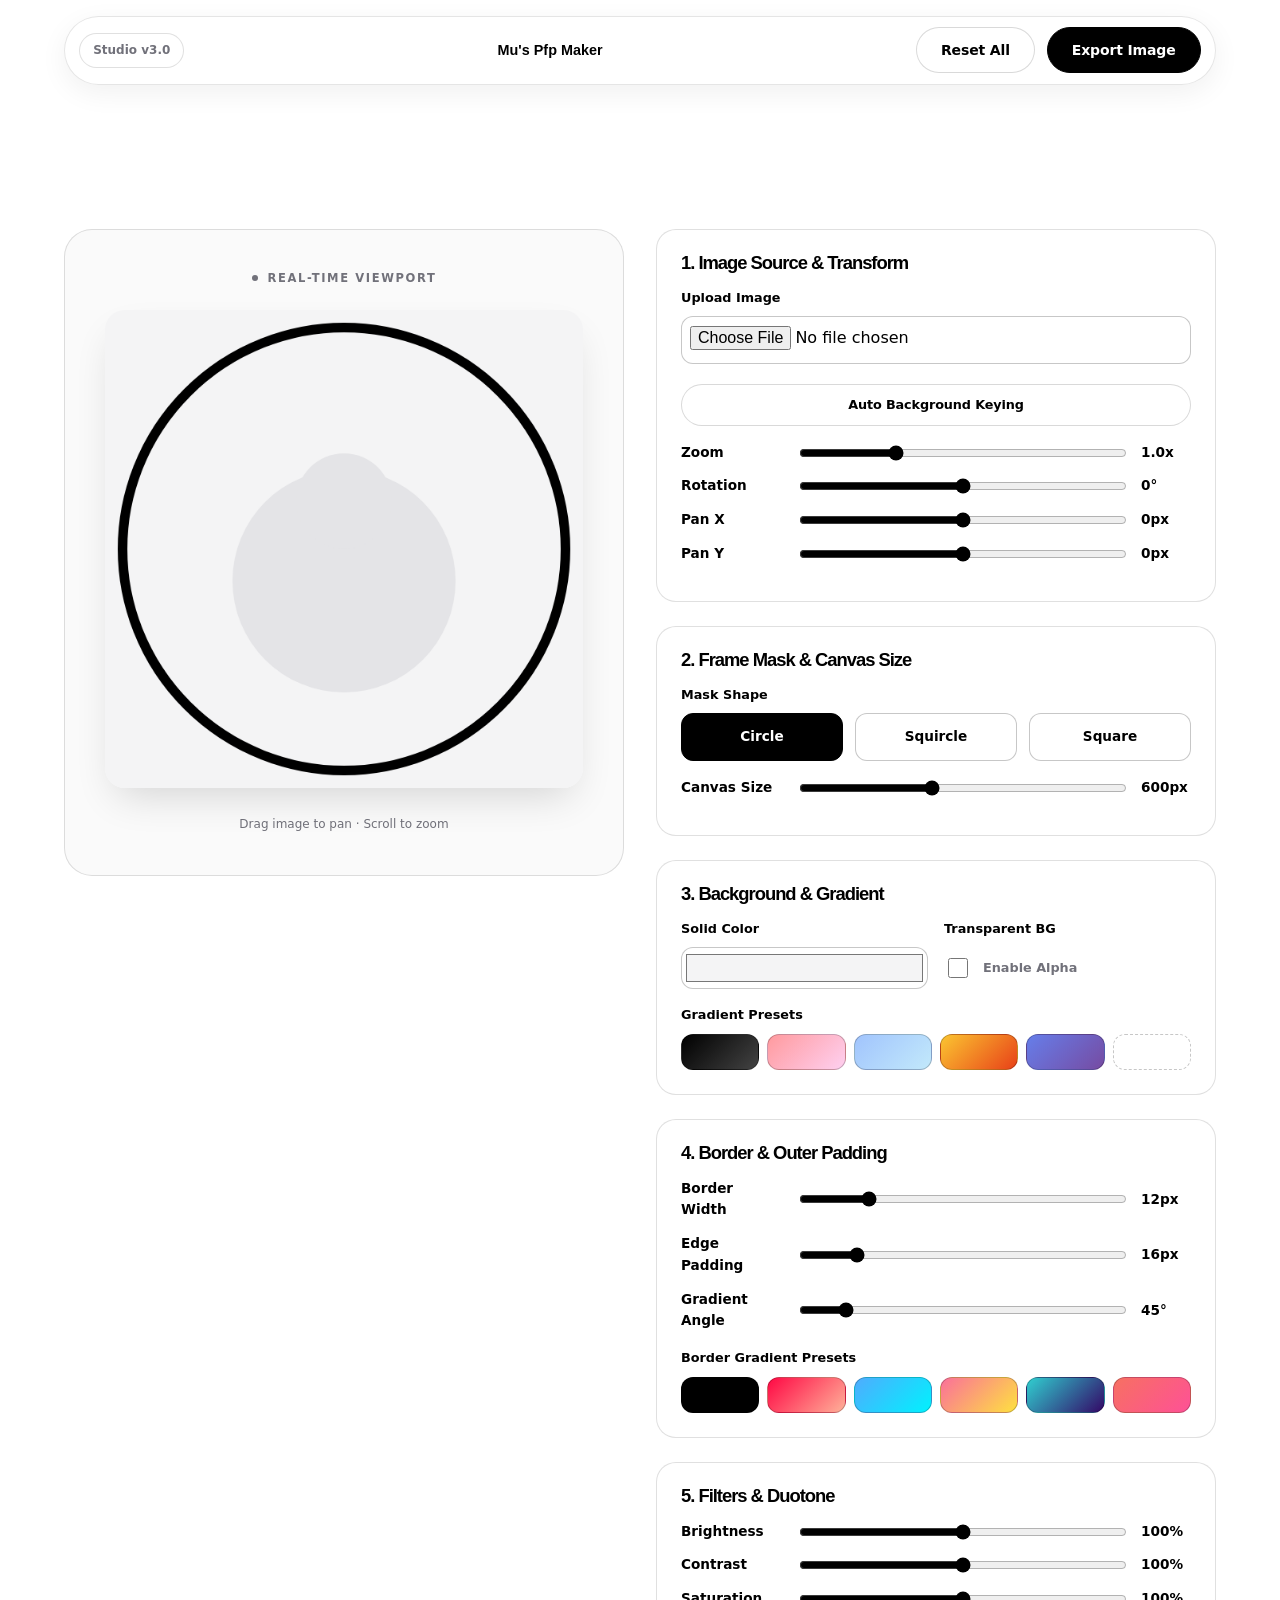
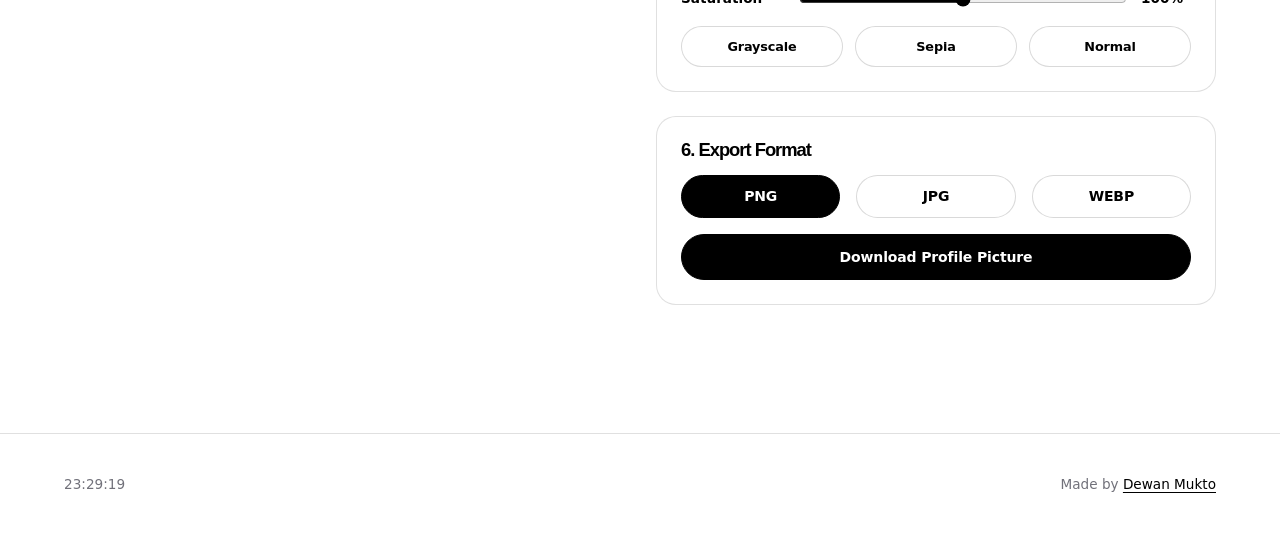
<file: pfp-maker/index.html>
<!DOCTYPE html>
<html lang="en">
<head>
    <meta charset="UTF-8">
    <meta name="viewport" content="width=device-width, initial-scale=1.0">
    <title>Mu's Pfp Maker</title>
    <link rel="stylesheet" href="/samx-theme.css">
    <style>
        .pfp-workspace {
            display: grid;
            grid-template-columns: 1fr 1fr;
            gap: 2rem;
            align-items: start;
        }
        .canvas-preview-container {
            position: sticky;
            top: 5rem;
            display: flex;
            flex-direction: column;
            align-items: center;
            justify-content: center;
            background: var(--sx-soft-2);
            border: 1px solid var(--sx-line);
            border-radius: var(--sx-radius-lg);
            padding: 2.5rem;
        }
        canvas {
            max-width: 100%;
            height: auto;
            box-shadow: var(--sx-shadow-lg);
            border-radius: var(--sx-radius-md);
            cursor: grab;
            touch-action: none;
        }
        canvas:active {
            cursor: grabbing;
        }
        .controls-panel {
            display: flex;
            flex-direction: column;
            gap: 1.5rem;
        }
        .control-group {
            background: #fff;
            border: 1px solid var(--sx-line);
            border-radius: var(--sx-radius-md);
            padding: 1.5rem;
        }
        .control-group h3 {
            font-size: 1.15rem;
            margin-bottom: 1rem;
        }
        .slider-row {
            display: grid;
            grid-template-columns: 100px 1fr 50px;
            align-items: center;
            gap: 1rem;
            margin-bottom: 0.75rem;
            font-size: 0.85rem;
            font-weight: 600;
        }
        .slider-row input[type="range"] {
            width: 100%;
            accent-color: #000;
        }
        .gradient-presets {
            display: grid;
            grid-template-columns: repeat(6, 1fr);
            gap: 0.5rem;
            margin-top: 0.5rem;
        }
        .gradient-chip {
            height: 36px;
            border-radius: var(--sx-radius-sm);
            border: 1px solid var(--sx-line-strong);
            cursor: pointer;
            transition: transform var(--sx-duration) var(--sx-ease);
        }
        .gradient-chip:hover {
            transform: scale(1.05);
        }
        .shape-selector {
            display: grid;
            grid-template-columns: repeat(3, 1fr);
            gap: 0.75rem;
        }
        .shape-btn {
            padding: 0.75rem;
            text-align: center;
            border: 1px solid var(--sx-line-strong);
            background: #fff;
            border-radius: var(--sx-radius-sm);
            cursor: pointer;
            font-weight: 600;
            font-size: 0.85rem;
            transition: all var(--sx-duration) var(--sx-ease);
        }
        .shape-btn.active {
            background: #000;
            color: #fff;
            border-color: #000;
        }
        @media (max-width: 960px) {
            .pfp-workspace { grid-template-columns: 1fr; }
            .canvas-preview-container { position: relative; top: 0; }
            .nav-title { display: none; }
        }
    </style>
</head>
<body class="samx-theme">

    <nav class="sx-nav">
        <div class="sx-cluster">
            <span class="sx-pill sx-mono">Studio v3.0</span>
        </div>
        <div style="font-weight: 700; font-family: var(--sx-font-display); font-size: 0.9rem; text-align: center;" class="nav-title">
            Mu's Pfp Maker
        </div>
        <div class="sx-cluster">
            <button class="sx-btn sx-btn--secondary" id="reset-btn">Reset All</button>
            <button class="sx-btn sx-btn--primary" id="export-modal-btn">Export Image</button>
        </div>
    </nav>

    <main class="sx-container sx-section">
        <div class="pfp-workspace">
            
            <!-- Left: Interactive Canvas Preview -->
            <div class="canvas-preview-container">
                <div class="sx-eyebrow" style="margin-bottom: 1.5rem;">Real-time Viewport</div>
                <div style="position: relative;">
                    <canvas id="pfp-canvas" width="600" height="600"></canvas>
                </div>
                <div class="sx-muted" style="font-size: 0.75rem; margin-top: 1.25rem; text-align: center;">
                    Drag image to pan &middot; Scroll to zoom
                </div>
            </div>

            <!-- Right: Comprehensive Control Suite -->
            <div class="controls-panel">
                
                <!-- 1. Upload & Image Transform -->
                <div class="control-group">
                    <h3>1. Image Source & Transform</h3>
                    <div class="sx-field" style="margin-bottom: 1.25rem;">
                        <label class="sx-label">Upload Image</label>
                        <input type="file" id="image-upload" class="sx-input" accept="image/*" style="padding: 0.5rem;">
                    </div>
                    <div class="sx-cluster" style="margin-bottom: 1rem;">
                        <button class="sx-btn sx-btn--secondary" id="remove-bg-btn" style="flex: 1; min-height: 38px; font-size: 0.8rem;">Auto Background Keying</button>
                    </div>
                    <div class="slider-row">
                        <span>Zoom</span>
                        <input type="range" id="zoom-slider" min="0.2" max="3" step="0.05" value="1">
                        <span id="zoom-val" class="sx-mono">1.0x</span>
                    </div>
                    <div class="slider-row">
                        <span>Rotation</span>
                        <input type="range" id="rotate-slider" min="-180" max="180" step="1" value="0">
                        <span id="rotate-val" class="sx-mono">0°</span>
                    </div>
                    <div class="slider-row">
                        <span>Pan X</span>
                        <input type="range" id="panx-slider" min="-300" max="300" step="1" value="0">
                        <span id="panx-val" class="sx-mono">0px</span>
                    </div>
                    <div class="slider-row">
                        <span>Pan Y</span>
                        <input type="range" id="pany-slider" min="-300" max="300" step="1" value="0">
                        <span id="pany-val" class="sx-mono">0px</span>
                    </div>
                </div>

                <!-- 2. Mask & Canvas Size -->
                <div class="control-group">
                    <h3>2. Frame Mask & Canvas Size</h3>
                    <div class="sx-field" style="margin-bottom: 1rem;">
                        <label class="sx-label">Mask Shape</label>
                        <div class="shape-selector">
                            <div class="shape-btn active" data-shape="circle">Circle</div>
                            <div class="shape-btn" data-shape="squircle">Squircle</div>
                            <div class="shape-btn" data-shape="square">Square</div>
                        </div>
                    </div>
                    <div class="slider-row">
                        <span>Canvas Size</span>
                        <input type="range" id="canvas-size-slider" min="200" max="1200" step="50" value="600">
                        <span id="canvas-size-val" class="sx-mono">600px</span>
                    </div>
                </div>

                <!-- 3. Background -->
                <div class="control-group">
                    <h3>3. Background & Gradient</h3>
                    <div class="sx-grid sx-grid--2" style="margin-bottom: 1rem;">
                        <div class="sx-field">
                            <label class="sx-label">Solid Color</label>
                            <input type="color" id="bg-color-picker" value="#f4f4f5" style="width: 100%; height: 42px; border: 1px solid var(--sx-line-strong); border-radius: var(--sx-radius-sm); cursor: pointer; background: #fff; padding: 2px;">
                        </div>
                        <div class="sx-field">
                            <label class="sx-label">Transparent BG</label>
                            <div class="sx-cluster" style="height: 42px;">
                                <input type="checkbox" id="bg-transparent-chk" style="width: 20px; height: 20px; accent-color: #000;">
                                <span style="font-size: 0.8rem; font-weight: 600;" class="sx-muted">Enable Alpha</span>
                            </div>
                        </div>
                    </div>
                    <label class="sx-label" style="margin-bottom: 0.5rem; display: block;">Gradient Presets</label>
                    <div class="gradient-presets" id="bg-gradient-presets">
                        <div class="gradient-chip" data-g="linear-gradient(135deg, #000000 0%, #434343 100%)" style="background: linear-gradient(135deg, #000000 0%, #434343 100%);"></div>
                        <div class="gradient-chip" data-g="linear-gradient(135deg, #ff9a9e 0%, #fecfef 99%)" style="background: linear-gradient(135deg, #ff9a9e 0%, #fecfef 99%);"></div>
                        <div class="gradient-chip" data-g="linear-gradient(135deg, #a1c4fd 0%, #c2e9fb 100%)" style="background: linear-gradient(135deg, #a1c4fd 0%, #c2e9fb 100%);"></div>
                        <div class="gradient-chip" data-g="linear-gradient(135deg, #fbc531 0%, #e84118 100%)" style="background: linear-gradient(135deg, #fbc531 0%, #e84118 100%);"></div>
                        <div class="gradient-chip" data-g="linear-gradient(135deg, #667eea 0%, #764ba2 100%)" style="background: linear-gradient(135deg, #667eea 0%, #764ba2 100%);"></div>
                        <div class="gradient-chip" data-g="none" style="background: #fff; border: 1px dashed var(--sx-line-strong);"></div>
                    </div>
                </div>

                <!-- 4. Border & Padding -->
                <div class="control-group">
                    <h3>4. Border & Outer Padding</h3>
                    <div class="slider-row">
                        <span>Border Width</span>
                        <input type="range" id="border-width-slider" min="0" max="60" step="2" value="12">
                        <span id="border-width-val" class="sx-mono">12px</span>
                    </div>
                    <div class="slider-row">
                        <span>Edge Padding</span>
                        <input type="range" id="border-padding-slider" min="0" max="100" step="2" value="16">
                        <span id="border-padding-val" class="sx-mono">16px</span>
                    </div>
                    <div class="slider-row">
                        <span>Gradient Angle</span>
                        <input type="range" id="border-angle-slider" min="0" max="360" step="5" value="45">
                        <span id="border-angle-val" class="sx-mono">45°</span>
                    </div>
                    <label class="sx-label" style="margin-top: 1rem; margin-bottom: 0.5rem; display: block;">Border Gradient Presets</label>
                    <div class="gradient-presets" id="border-gradient-presets">
                        <div class="gradient-chip" data-bg1="#000000" data-bg2="#000000" style="background: #000;"></div>
                        <div class="gradient-chip" data-bg1="#ff0844" data-bg2="#ffb199" style="background: linear-gradient(135deg, #ff0844, #ffb199);"></div>
                        <div class="gradient-chip" data-bg1="#4facfe" data-bg2="#00f2fe" style="background: linear-gradient(135deg, #4facfe, #00f2fe);"></div>
                        <div class="gradient-chip" data-bg1="#fa709a" data-bg2="#fee140" style="background: linear-gradient(135deg, #fa709a, #fee140);"></div>
                        <div class="gradient-chip" data-bg1="#30cfd0" data-bg2="#330867" style="background: linear-gradient(135deg, #30cfd0, #330867);"></div>
                        <div class="gradient-chip" data-bg1="#f77062" data-bg2="#fe5196" style="background: linear-gradient(135deg, #f77062, #fe5196);"></div>
                    </div>
                </div>

                <!-- 5. Filters & Duotone -->
                <div class="control-group">
                    <h3>5. Filters & Duotone</h3>
                    <div class="slider-row">
                        <span>Brightness</span>
                        <input type="range" id="filter-brightness" min="50" max="150" step="1" value="100">
                        <span id="brightness-val" class="sx-mono">100%</span>
                    </div>
                    <div class="slider-row">
                        <span>Contrast</span>
                        <input type="range" id="filter-contrast" min="50" max="150" step="1" value="100">
                        <span id="contrast-val" class="sx-mono">100%</span>
                    </div>
                    <div class="slider-row">
                        <span>Saturation</span>
                        <input type="range" id="filter-saturate" min="0" max="200" step="1" value="100">
                        <span id="saturate-val" class="sx-mono">100%</span>
                    </div>
                    <div class="sx-cluster" style="margin-top: 1rem; gap: 0.75rem;">
                        <button class="sx-btn sx-btn--secondary" id="filter-grayscale" style="flex:1; min-height:38px; font-size:0.8rem;">Grayscale</button>
                        <button class="sx-btn sx-btn--secondary" id="filter-sepia" style="flex:1; min-height:38px; font-size:0.8rem;">Sepia</button>
                        <button class="sx-btn sx-btn--secondary" id="filter-normal" style="flex:1; min-height:38px; font-size:0.8rem;">Normal</button>
                    </div>
                </div>

                <!-- 6. Export Options -->
                <div class="control-group">
                    <h3>6. Export Format</h3>
                    <div class="sx-grid sx-grid--3" style="margin-bottom: 1rem;">
                        <button class="sx-btn sx-btn--primary export-format-btn active" data-format="png" style="min-height: 42px;">PNG</button>
                        <button class="sx-btn sx-btn--secondary export-format-btn" data-format="jpg" style="min-height: 42px;">JPG</button>
                        <button class="sx-btn sx-btn--secondary export-format-btn" data-format="webp" style="min-height: 42px;">WEBP</button>
                    </div>
                    <button class="sx-btn sx-btn--primary" id="download-btn" style="width: 100%; justify-content: center;">Download Profile Picture</button>
                </div>

            </div>
        </div>
    </main>

    <footer class="sx-footer">
        <div class="sx-container" style="display: flex; justify-content: space-between; align-items: center;">
            <span class="sx-mono" id="time-display">00:00:00</span>
            <span class="sx-mono">Made by <a href="https://dewanmukto.github.io/" target="_blank" rel="noopener" style="text-decoration: underline; color: var(--sx-fg);">Dewan Mukto</a></span>
        </div>
    </footer>

    <script>
        // Clock updater
        function updateClock() {
            const now = new Date();
            document.getElementById('time-display').textContent = now.toTimeString().split(' ')[0];
        }
        setInterval(updateClock, 1000);
        updateClock();

        // State variables
        const state = {
            imageSrc: null,
            imgObj: null,
            zoom: 1,
            rotation: 0,
            panX: 0,
            panY: 0,
            shape: 'circle',
            canvasSize: 600,
            bgColor: '#f4f4f5',
            bgTransparent: false,
            bgGradient: null,
            borderWidth: 12,
            borderPadding: 16,
            borderAngle: 45,
            borderCol1: '#000000',
            borderCol2: '#000000',
            brightness: 100,
            contrast: 100,
            saturate: 100,
            grayscale: 0,
            sepia: 0,
            exportFormat: 'png'
        };

        const canvas = document.getElementById('pfp-canvas');
        const ctx = canvas.getContext('2d');

        // Default placeholder initial drawing
        function drawPlaceholder() {
            canvas.width = state.canvasSize;
            canvas.height = state.canvasSize;
            
            // Draw background
            renderBackground();

            // Draw placeholder avatar silhouette
            ctx.save();
            ctx.translate(canvas.width / 2 + state.panX, canvas.height / 2 + state.panY);
            ctx.rotate((state.rotation * Math.PI) / 180);
            ctx.scale(state.zoom, state.zoom);

            ctx.fillStyle = '#e4e4e7';
            ctx.beginPath();
            ctx.arc(0, 40, 140, 0, Math.PI * 2);
            ctx.fill();

            ctx.beginPath();
            ctx.arc(0, -60, 60, 0, Math.PI * 2);
            ctx.fill();
            ctx.restore();

            renderBorderAndMask();
        }

        function renderBackground() {
            if (state.bgTransparent) {
                ctx.clearRect(0, 0, canvas.width, canvas.height);
                return;
            }
            if (state.bgGradient) {
                // Parse or render gradient
                const grad = ctx.createLinearGradient(0, 0, canvas.width, canvas.height);
                if (state.bgGradient.includes('ff9a9e')) {
                    grad.addColorStop(0, '#ff9a9e'); grad.addColorStop(1, '#fecfef');
                } else if (state.bgGradient.includes('a1c4fd')) {
                    grad.addColorStop(0, '#a1c4fd'); grad.addColorStop(1, '#c2e9fb');
                } else if (state.bgGradient.includes('fbc531')) {
                    grad.addColorStop(0, '#fbc531'); grad.addColorStop(1, '#e84118');
                } else if (state.bgGradient.includes('667eea')) {
                    grad.addColorStop(0, '#667eea'); grad.addColorStop(1, '#764ba2');
                } else {
                    grad.addColorStop(0, '#000000'); grad.addColorStop(1, '#434343');
                }
                ctx.fillStyle = grad;
            } else {
                ctx.fillStyle = state.bgColor;
            }
            ctx.fillRect(0, 0, canvas.width, canvas.height);
        }

        function getMaskPath(x, y, size) {
            const path = new Path2D();
            if (state.shape === 'circle') {
                path.arc(x + size/2, y + size/2, size/2, 0, Math.PI * 2);
            } else if (state.shape === 'squircle') {
                // Rounded rect approximation for squircle
                const r = size * 0.28;
                path.roundRect(x, y, size, size, r);
            } else {
                // Square
                path.rect(x, y, size, size);
            }
            return path;
        }

        function renderBorderAndMask() {
            const totalSize = canvas.width;
            const padding = state.borderPadding;
            const innerSize = totalSize - (padding * 2);

            ctx.save();
            const maskPath = getMaskPath(padding, padding, innerSize);
            
            // Clip to mask for image contents
            // Already handled during image render or applied here
            
            // Render Border
            if (state.borderWidth > 0) {
                ctx.lineWidth = state.borderWidth;
                
                // Compute gradient angle
                const rad = (state.borderAngle * Math.PI) / 180;
                const x1 = totalSize/2 - Math.cos(rad) * (totalSize/2);
                const y1 = totalSize/2 - Math.sin(rad) * (totalSize/2);
                const x2 = totalSize/2 + Math.cos(rad) * (totalSize/2);
                const y2 = totalSize/2 + Math.sin(rad) * (totalSize/2);

                const borderGrad = ctx.createLinearGradient(x1, y1, x2, y2);
                borderGrad.addColorStop(0, state.borderCol1);
                borderGrad.addColorStop(1, state.borderCol2);
                
                ctx.strokeStyle = borderGrad;
                
                const borderOffset = padding + state.borderWidth / 2;
                const borderSize = totalSize - (borderOffset * 2);
                const borderPath = getMaskPath(borderOffset, borderOffset, borderSize);
                ctx.stroke(borderPath);
            }
            ctx.restore();
        }

        function redraw() {
            canvas.width = state.canvasSize;
            canvas.height = state.canvasSize;

            renderBackground();

            const padding = state.borderPadding + state.borderWidth;
            const innerSize = canvas.width - (padding * 2);
            const innerX = padding;
            const innerY = padding;

            ctx.save();
            const maskPath = getMaskPath(innerX, innerY, innerSize);
            ctx.clip(maskPath);

            // Apply CSS filters
            ctx.filter = `brightness(${state.brightness}%) contrast(${state.contrast}%) saturate(${state.saturate}%) grayscale(${state.grayscale}%) sepia(${state.sepia}%)`;

            if (state.imgObj) {
                ctx.save();
                ctx.translate(canvas.width / 2 + state.panX, canvas.height / 2 + state.panY);
                ctx.rotate((state.rotation * Math.PI) / 180);
                ctx.scale(state.zoom, state.zoom);
                ctx.drawImage(state.imgObj, -state.imgObj.width / 2, -state.imgObj.height / 2);
                ctx.restore();
            } else {
                // Placeholder avatar
                ctx.save();
                ctx.translate(canvas.width / 2 + state.panX, canvas.height / 2 + state.panY);
                ctx.rotate((state.rotation * Math.PI) / 180);
                ctx.scale(state.zoom, state.zoom);

                ctx.fillStyle = '#d4d4d8';
                ctx.beginPath();
                ctx.arc(0, 50, 160, 0, Math.PI * 2);
                ctx.fill();

                ctx.beginPath();
                ctx.arc(0, -60, 70, 0, Math.PI * 2);
                ctx.fill();
                ctx.restore();
            }
            ctx.restore();

            renderBorderAndMask();
        }

        // Event Listeners for UI
        document.getElementById('image-upload').addEventListener('change', (e) => {
            const file = e.target.files[0];
            if (!file) return;
            const reader = new FileReader();
            reader.onload = (event) => {
                const img = new Image();
                img.onload = () => {
                    state.imgObj = img;
                    state.zoom = 1;
                    document.getElementById('zoom-slider').value = 1;
                    document.getElementById('zoom-val').textContent = '1.0x';
                    redraw();
                };
                img.src = event.target.result;
            };
            reader.readAsDataURL(file);
        });

        // Zoom
        document.getElementById('zoom-slider').addEventListener('input', (e) => {
            state.zoom = parseFloat(e.target.value);
            document.getElementById('zoom-val').textContent = state.zoom.toFixed(2) + 'x';
            redraw();
        });

        // Rotation
        document.getElementById('rotate-slider').addEventListener('input', (e) => {
            state.rotation = parseInt(e.target.value);
            document.getElementById('rotate-val').textContent = state.rotation + '°';
            redraw();
        });

        // Pan X & Y
        document.getElementById('panx-slider').addEventListener('input', (e) => {
            state.panX = parseInt(e.target.value);
            document.getElementById('panx-val').textContent = state.panX + 'px';
            redraw();
        });
        document.getElementById('pany-slider').addEventListener('input', (e) => {
            state.panY = parseInt(e.target.value);
            document.getElementById('pany-val').textContent = state.panY + 'px';
            redraw();
        });

        // Canvas Size
        document.getElementById('canvas-size-slider').addEventListener('input', (e) => {
            state.canvasSize = parseInt(e.target.value);
            document.getElementById('canvas-size-val').textContent = state.canvasSize + 'px';
            redraw();
        });

        // Shape selector
        document.querySelectorAll('.shape-btn').forEach(btn => {
            btn.addEventListener('click', () => {
                document.querySelectorAll('.shape-btn').forEach(b => b.classList.remove('active'));
                btn.classList.add('active');
                state.shape = btn.dataset.shape;
                redraw();
            });
        });

        // Background color & transparent
        document.getElementById('bg-color-picker').addEventListener('input', (e) => {
            state.bgColor = e.target.value;
            state.bgGradient = null;
            state.bgTransparent = false;
            document.getElementById('bg-transparent-chk').checked = false;
            redraw();
        });
        document.getElementById('bg-transparent-chk').addEventListener('change', (e) => {
            state.bgTransparent = e.target.checked;
            redraw();
        });

        // Background gradient presets
        document.querySelectorAll('#bg-gradient-presets .gradient-chip').forEach(chip => {
            chip.addEventListener('click', () => {
                state.bgGradient = chip.dataset.g === 'none' ? null : chip.dataset.g;
                state.bgTransparent = false;
                document.getElementById('bg-transparent-chk').checked = false;
                redraw();
            });
        });

        // Border sliders
        document.getElementById('border-width-slider').addEventListener('input', (e) => {
            state.borderWidth = parseInt(e.target.value);
            document.getElementById('border-width-val').textContent = state.borderWidth + 'px';
            redraw();
        });
        document.getElementById('border-padding-slider').addEventListener('input', (e) => {
            state.borderPadding = parseInt(e.target.value);
            document.getElementById('border-padding-val').textContent = state.borderPadding + 'px';
            redraw();
        });
        document.getElementById('border-angle-slider').addEventListener('input', (e) => {
            state.borderAngle = parseInt(e.target.value);
            document.getElementById('border-angle-val').textContent = state.borderAngle + '°';
            redraw();
        });

        // Border gradient chips
        document.querySelectorAll('#border-gradient-presets .gradient-chip').forEach(chip => {
            chip.addEventListener('click', () => {
                state.borderCol1 = chip.dataset.bg1;
                state.borderCol2 = chip.dataset.bg2;
                redraw();
            });
        });

        // Filters
        document.getElementById('filter-brightness').addEventListener('input', (e) => {
            state.brightness = e.target.value;
            document.getElementById('brightness-val').textContent = state.brightness + '%';
            redraw();
        });
        document.getElementById('filter-contrast').addEventListener('input', (e) => {
            state.contrast = e.target.value;
            document.getElementById('contrast-val').textContent = state.contrast + '%';
            redraw();
        });
        document.getElementById('filter-saturate').addEventListener('input', (e) => {
            state.saturate = e.target.value;
            document.getElementById('saturate-val').textContent = state.saturate + '%';
            redraw();
        });

        document.getElementById('filter-grayscale').addEventListener('click', () => {
            state.grayscale = 100; state.sepia = 0; redraw();
        });
        document.getElementById('filter-sepia').addEventListener('click', () => {
            state.sepia = 100; state.grayscale = 0; redraw();
        });
        document.getElementById('filter-normal').addEventListener('click', () => {
            state.grayscale = 0; state.sepia = 0; state.brightness = 100; state.contrast = 100; state.saturate = 100;
            document.getElementById('filter-brightness').value = 100;
            document.getElementById('filter-contrast').value = 100;
            document.getElementById('filter-saturate').value = 100;
            document.getElementById('brightness-val').textContent = '100%';
            document.getElementById('contrast-val').textContent = '100%';
            document.getElementById('saturate-val').textContent = '100%';
            redraw();
        });

        // Auto background keying simulation (removes corner color similarity)
        document.getElementById('remove-bg-btn').addEventListener('click', () => {
            if (!state.imgObj) {
                alert('Please upload an image first.');
                return;
            }
            const tmpCanvas = document.createElement('canvas');
            const tCtx = tmpCanvas.getContext('2d');
            tmpCanvas.width = state.imgObj.width;
            tmpCanvas.height = state.imgObj.height;
            tCtx.drawImage(state.imgObj, 0, 0);
            
            const imgData = tCtx.getImageData(0, 0, tmpCanvas.width, tmpCanvas.height);
            const data = imgData.data;
            // Sample top-left corner background color
            const r0 = data[0], g0 = data[1], b0 = data[2];
            
            for (let i = 0; i < data.length; i += 4) {
                const r = data[i], g = data[i+1], b = data[i+2];
                // Distance threshold from background color
                const diff = Math.abs(r - r0) + Math.abs(g - g0) + Math.abs(b - b0);
                if (diff < 45) {
                    data[i+3] = 0; // make transparent
                }
            }
            tCtx.putImageData(imgData, 0, 0);
            const newImg = new Image();
            newImg.onload = () => {
                state.imgObj = newImg;
                redraw();
            };
            newImg.src = tmpCanvas.toDataURL();
        });

        // Export format selection
        document.querySelectorAll('.export-format-btn').forEach(btn => {
            btn.addEventListener('click', () => {
                document.querySelectorAll('.export-format-btn').forEach(b => {
                    b.classList.remove('sx-btn--primary');
                    b.classList.add('sx-btn--secondary');
                });
                btn.classList.remove('sx-btn--secondary');
                btn.classList.add('sx-btn--primary');
                state.exportFormat = btn.dataset.format;
            });
        });

        // Download action
        document.getElementById('download-btn').addEventListener('click', () => {
            let mime = 'image/png';
            let ext = 'png';
            if (state.exportFormat === 'jpg') { mime = 'image/jpeg'; ext = 'jpg'; }
            else if (state.exportFormat === 'webp') { mime = 'image/webp'; ext = 'webp'; }

            const dataURL = canvas.toDataURL(mime, 0.95);
            const link = document.createElement('a');
            link.download = `mus-pfp-${Date.now()}.${ext}`;
            link.href = dataURL;
            link.click();
        });

        // Drag to pan interaction on canvas
        let isDragging = false;
        let startX = 0, startY = 0;

        canvas.addEventListener('pointerdown', (e) => {
            isDragging = true;
            startX = e.clientX - state.panX;
            startY = e.clientY - state.panY;
            canvas.setPointerCapture(e.pointerId);
        });

        canvas.addEventListener('pointermove', (e) => {
            if (!isDragging) return;
            state.panX = e.clientX - startX;
            state.panY = e.clientY - startY;
            document.getElementById('panx-slider').value = state.panX;
            document.getElementById('pany-slider').value = state.panY;
            document.getElementById('panx-val').textContent = state.panX + 'px';
            document.getElementById('pany-val').textContent = state.panY + 'px';
            redraw();
        });

        canvas.addEventListener('pointerup', (e) => {
            isDragging = false;
            canvas.releasePointerCapture(e.pointerId);
        });

        // Mouse wheel zoom
        canvas.addEventListener('wheel', (e) => {
            e.preventDefault();
            let newZoom = state.zoom + (e.deltaY < 0 ? 0.05 : -0.05);
            newZoom = Math.max(0.2, Math.min(3, newZoom));
            state.zoom = newZoom;
            document.getElementById('zoom-slider').value = state.zoom;
            document.getElementById('zoom-val').textContent = state.zoom.toFixed(2) + 'x';
            redraw();
        }, { passive: false });

        // Reset all
        document.getElementById('reset-btn').addEventListener('click', () => {
            state.zoom = 1;
            state.rotation = 0;
            state.panX = 0;
            state.panY = 0;
            state.borderWidth = 12;
            state.borderPadding = 16;
            state.brightness = 100;
            state.contrast = 100;
            state.saturate = 100;
            state.grayscale = 0;
            state.sepia = 0;
            document.getElementById('zoom-slider').value = 1;
            document.getElementById('rotate-slider').value = 0;
            document.getElementById('panx-slider').value = 0;
            document.getElementById('pany-slider').value = 0;
            document.getElementById('border-width-slider').value = 12;
            document.getElementById('border-padding-slider').value = 16;
            document.getElementById('filter-brightness').value = 100;
            document.getElementById('filter-contrast').value = 100;
            document.getElementById('filter-saturate').value = 100;
            redraw();
        });

        // Initial render
        drawPlaceholder();
    </script>
</body>
</html>
</file>
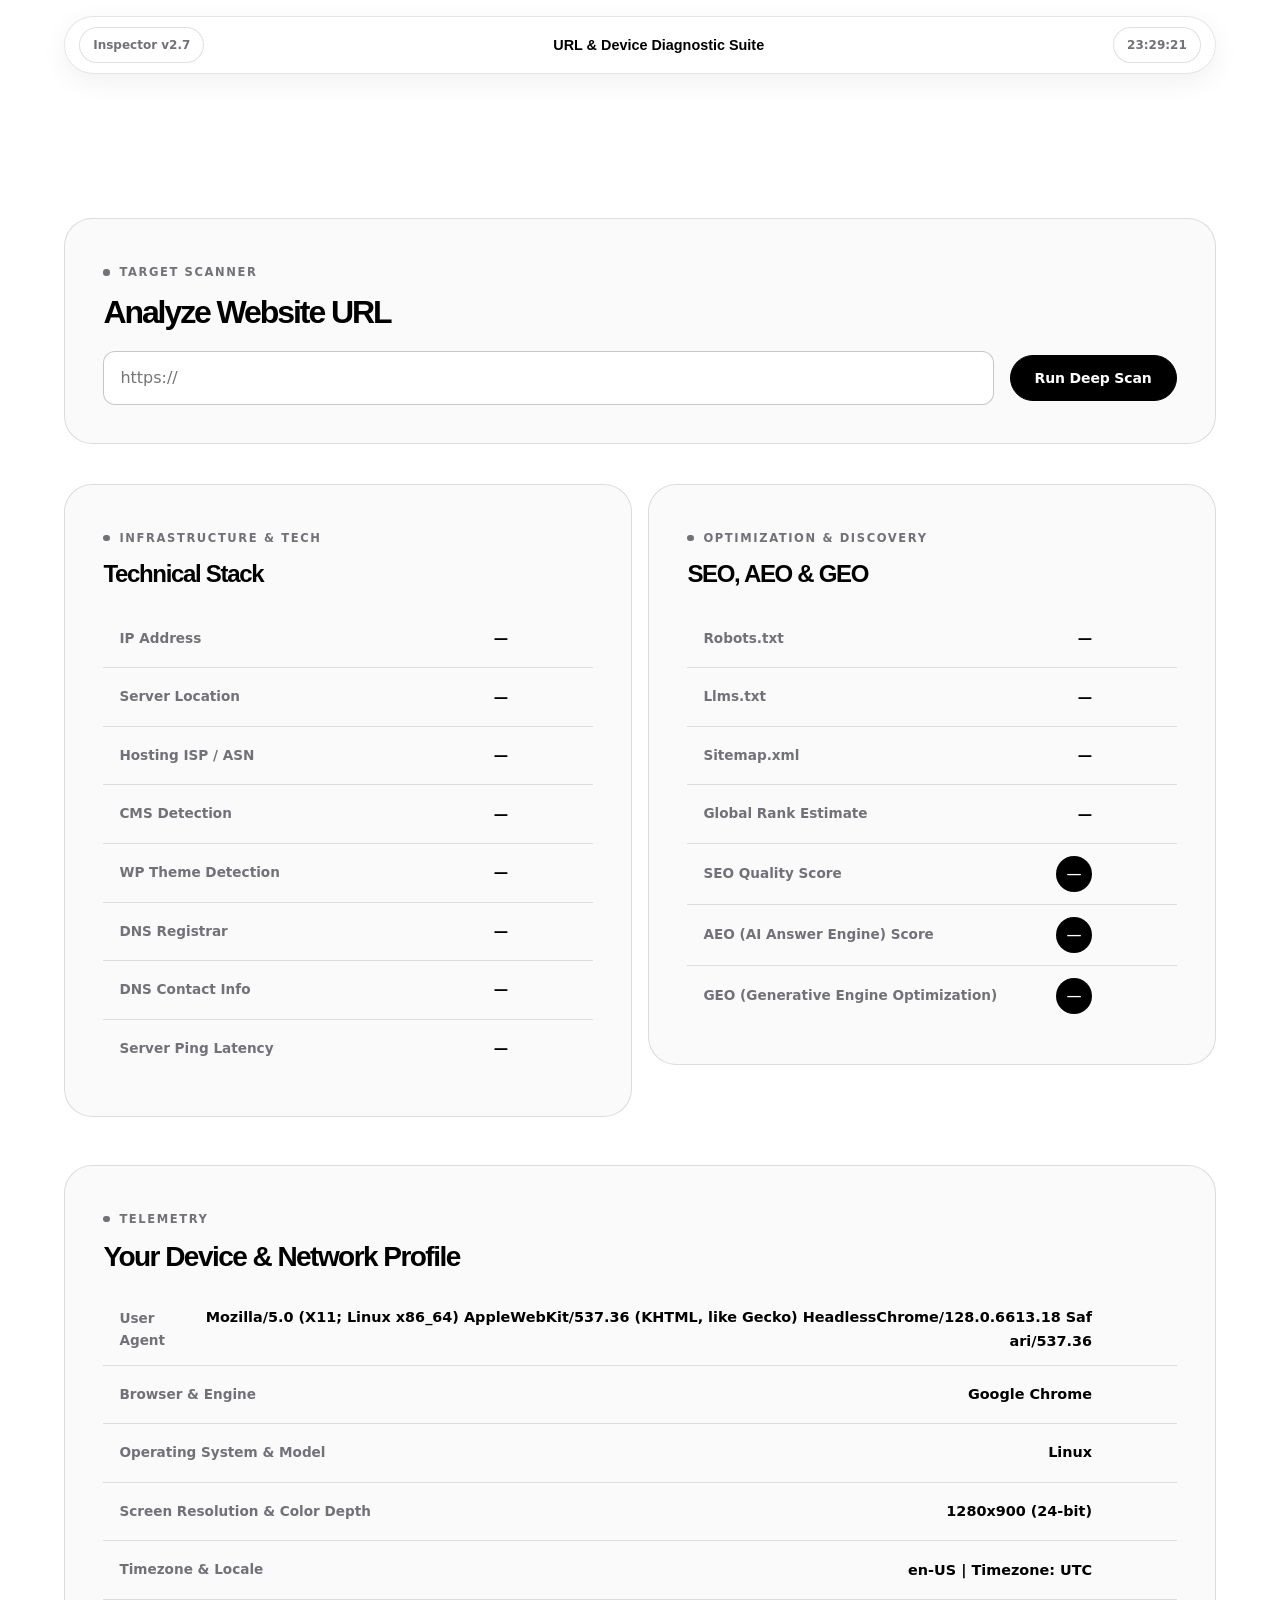
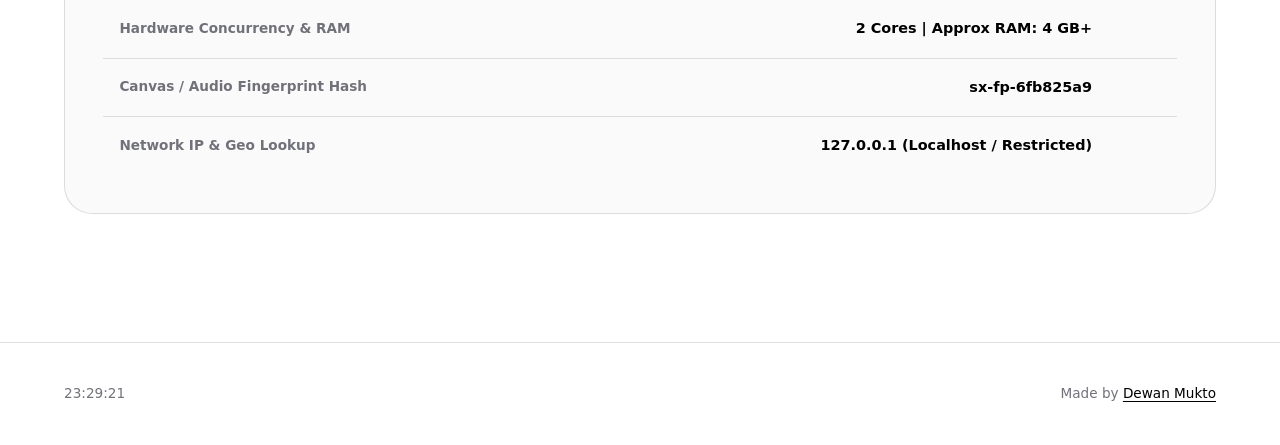
<file: web-inspector/index.html>
<!DOCTYPE html>
<html lang="en">
<head>
    <meta charset="UTF-8">
    <meta name="viewport" content="width=device-width, initial-scale=1.0">
    <title>Mu's Web Inspector</title>
    <link rel="stylesheet" href="/samx-theme.css">
    <style>
        .inspect-row {
            display: flex;
            justify-content: space-between;
            align-items: center;
            padding: 0.75rem 1rem;
            border-bottom: 1px solid var(--sx-line);
            position: relative;
            transition: background var(--sx-duration) var(--sx-ease);
        }
        .inspect-row:hover {
            background: var(--sx-soft);
        }
        .inspect-row:last-child {
            border-bottom: none;
        }
        .inspect-label {
            font-size: 0.85rem;
            color: var(--sx-muted);
            font-weight: 600;
        }
        .inspect-value-wrap {
            display: flex;
            align-items: center;
            gap: 0.75rem;
        }
        .inspect-value {
            font-size: 0.9rem;
            font-weight: 600;
            text-align: right;
            word-break: break-all;
        }
        .copy-trigger {
            opacity: 0;
            background: #000;
            color: #fff;
            border: none;
            padding: 0.25rem 0.5rem;
            font-size: 0.7rem;
            border-radius: var(--sx-radius-sm);
            cursor: pointer;
            transition: opacity var(--sx-duration) var(--sx-ease);
            white-space: nowrap;
        }
        .inspect-row:hover .copy-trigger {
            opacity: 1;
        }
        .score-badge {
            display: inline-flex;
            align-items: center;
            justify-content: center;
            width: 2.25rem;
            height: 2.25rem;
            border-radius: 50%;
            font-family: var(--sx-font-display);
            font-weight: 700;
            font-size: 0.85rem;
            background: #000;
            color: #fff;
        }
        @media (max-width: 520px) {
            .nav-title { display: none; }
            .inspect-row { flex-direction: column; align-items: flex-start; gap: 0.5rem; }
            .inspect-value { text-align: left; }
            .copy-trigger { opacity: 1; }
        }
    </style>
</head>
<body class="samx-theme">

    <nav class="sx-nav">
        <div class="sx-cluster">
            <span class="sx-pill sx-mono">Inspector v2.7</span>
        </div>
        <div style="font-weight: 700; font-family: var(--sx-font-display); font-size: 0.9rem; text-align: center;" class="nav-title">
            URL & Device Diagnostic Suite
        </div>
        <div class="sx-cluster">
            <span class="sx-pill sx-mono" id="live-clock">00:00:00</span>
        </div>
    </nav>

    <main class="sx-container sx-section">
        <!-- URL Scanner Input Section -->
        <div class="sx-panel" style="margin-bottom: 2.5rem;">
            <div class="sx-eyebrow" style="margin-bottom: 1rem;">Target Scanner</div>
            <h2 class="sx-heading--section" style="font-size: 2rem; margin-bottom: 1.5rem;">Analyze Website URL</h2>
            <div class="sx-cluster" style="gap: 1rem;">
                <input type="url" id="target-url" class="sx-input" placeholder="https://" value="" style="flex: 1;">
                <button class="sx-btn sx-btn--primary" id="scan-btn">Run Deep Scan</button>
            </div>
        </div>

        <!-- Target Analysis Results Grid -->
        <div class="sx-grid sx-grid--2" style="align-items: start; margin-bottom: 3rem;">
            
            <!-- Technical & Infrastructure -->
            <div class="sx-panel sx-card--soft">
                <div class="sx-eyebrow" style="margin-bottom: 1rem;">Infrastructure & Tech</div>
                <h3 style="font-size: 1.5rem; margin-bottom: 1.5rem;">Technical Stack</h3>
                <div id="tech-results">
                    <div class="inspect-row">
                        <span class="inspect-label">IP Address</span>
                        <div class="inspect-value-wrap">
                            <span class="inspect-value sx-mono" id="target-ip" data-copy>—</span>
                            <button class="copy-trigger">Copy</button>
                        </div>
                    </div>
                    <div class="inspect-row">
                        <span class="inspect-label">Server Location</span>
                        <div class="inspect-value-wrap">
                            <span class="inspect-value" id="target-loc" data-copy>—</span>
                            <button class="copy-trigger">Copy</button>
                        </div>
                    </div>
                    <div class="inspect-row">
                        <span class="inspect-label">Hosting ISP / ASN</span>
                        <div class="inspect-value-wrap">
                            <span class="inspect-value" id="target-isp" data-copy>—</span>
                            <button class="copy-trigger">Copy</button>
                        </div>
                    </div>
                    <div class="inspect-row">
                        <span class="inspect-label">CMS Detection</span>
                        <div class="inspect-value-wrap">
                            <span class="inspect-value" id="target-cms" data-copy>—</span>
                            <button class="copy-trigger">Copy</button>
                        </div>
                    </div>
                    <div class="inspect-row">
                        <span class="inspect-label">WP Theme Detection</span>
                        <div class="inspect-value-wrap">
                            <span class="inspect-value" id="target-wptheme" data-copy>—</span>
                            <button class="copy-trigger">Copy</button>
                        </div>
                    </div>
                    <div class="inspect-row">
                        <span class="inspect-label">DNS Registrar</span>
                        <div class="inspect-value-wrap">
                            <span class="inspect-value" id="target-registrar" data-copy>—</span>
                            <button class="copy-trigger">Copy</button>
                        </div>
                    </div>
                    <div class="inspect-row">
                        <span class="inspect-label">DNS Contact Info</span>
                        <div class="inspect-value-wrap">
                            <span class="inspect-value" id="target-contact" data-copy>—</span>
                            <button class="copy-trigger">Copy</button>
                        </div>
                    </div>
                    <div class="inspect-row">
                        <span class="inspect-label">Server Ping Latency</span>
                        <div class="inspect-value-wrap">
                            <span class="inspect-value sx-mono" id="ping-latency" data-copy>—</span>
                            <button class="copy-trigger">Copy</button>
                        </div>
                    </div>
                </div>
            </div>

            <!-- SEO, AI & Files -->
            <div class="sx-panel sx-card--soft">
                <div class="sx-eyebrow" style="margin-bottom: 1rem;">Optimization & Discovery</div>
                <h3 style="font-size: 1.5rem; margin-bottom: 1.5rem;">SEO, AEO & GEO</h3>
                <div id="seo-results">
                    <div class="inspect-row">
                        <span class="inspect-label">Robots.txt</span>
                        <div class="inspect-value-wrap">
                            <span class="inspect-value sx-mono" id="target-robots" data-copy>—</span>
                            <button class="copy-trigger">Copy</button>
                        </div>
                    </div>
                    <div class="inspect-row">
                        <span class="inspect-label">Llms.txt</span>
                        <div class="inspect-value-wrap">
                            <span class="inspect-value sx-mono" id="target-llms" data-copy>—</span>
                            <button class="copy-trigger">Copy</button>
                        </div>
                    </div>
                    <div class="inspect-row">
                        <span class="inspect-label">Sitemap.xml</span>
                        <div class="inspect-value-wrap">
                            <span class="inspect-value sx-mono" id="target-sitemap" data-copy>—</span>
                            <button class="copy-trigger">Copy</button>
                        </div>
                    </div>
                    <div class="inspect-row">
                        <span class="inspect-label">Global Rank Estimate</span>
                        <div class="inspect-value-wrap">
                            <span class="inspect-value sx-mono" id="target-rank" data-copy>—</span>
                            <button class="copy-trigger">Copy</button>
                        </div>
                    </div>
                    <div class="inspect-row">
                        <span class="inspect-label">SEO Quality Score</span>
                        <div class="inspect-value-wrap">
                            <span class="score-badge" id="target-seoscore" data-copy>—</span>
                            <button class="copy-trigger">Copy</button>
                        </div>
                    </div>
                    <div class="inspect-row">
                        <span class="inspect-label">AEO (AI Answer Engine) Score</span>
                        <div class="inspect-value-wrap">
                            <span class="score-badge" id="target-aeoscore" data-copy>—</span>
                            <button class="copy-trigger">Copy</button>
                        </div>
                    </div>
                    <div class="inspect-row">
                        <span class="inspect-label">GEO (Generative Engine Optimization)</span>
                        <div class="inspect-value-wrap">
                            <span class="score-badge" id="target-geoscore" data-copy>—</span>
                            <button class="copy-trigger">Copy</button>
                        </div>
                    </div>
                </div>
            </div>

        </div>

        <!-- Visitor's Own Device & Browser Info Section -->
        <div class="sx-panel">
            <div class="sx-eyebrow" style="margin-bottom: 1rem;">Telemetry</div>
            <h3 style="font-size: 1.75rem; margin-bottom: 1.5rem;">Your Device & Network Profile</h3>
            <div id="visitor-results">
                <div class="inspect-row">
                    <span class="inspect-label">User Agent</span>
                    <div class="inspect-value-wrap">
                        <span class="inspect-value sx-mono" id="vis-ua" data-copy></span>
                        <button class="copy-trigger">Copy</button>
                    </div>
                </div>
                <div class="inspect-row">
                    <span class="inspect-label">Browser & Engine</span>
                    <div class="inspect-value-wrap">
                        <span class="inspect-value" id="vis-browser" data-copy></span>
                        <button class="copy-trigger">Copy</button>
                    </div>
                </div>
                <div class="inspect-row">
                    <span class="inspect-label">Operating System & Model</span>
                    <div class="inspect-value-wrap">
                        <span class="inspect-value" id="vis-os" data-copy></span>
                        <button class="copy-trigger">Copy</button>
                    </div>
                </div>
                <div class="inspect-row">
                    <span class="inspect-label">Screen Resolution & Color Depth</span>
                    <div class="inspect-value-wrap">
                        <span class="inspect-value sx-mono" id="vis-screen" data-copy></span>
                        <button class="copy-trigger">Copy</button>
                    </div>
                </div>
                <div class="inspect-row">
                    <span class="inspect-label">Timezone & Locale</span>
                    <div class="inspect-value-wrap">
                        <span class="inspect-value" id="vis-locale" data-copy></span>
                        <button class="copy-trigger">Copy</button>
                    </div>
                </div>
                <div class="inspect-row">
                    <span class="inspect-label">Hardware Concurrency & RAM</span>
                    <div class="inspect-value-wrap">
                        <span class="inspect-value sx-mono" id="vis-hardware" data-copy></span>
                        <button class="copy-trigger">Copy</button>
                    </div>
                </div>
                <div class="inspect-row">
                    <span class="inspect-label">Canvas / Audio Fingerprint Hash</span>
                    <div class="inspect-value-wrap">
                        <span class="inspect-value sx-mono" id="vis-fingerprint" data-copy></span>
                        <button class="copy-trigger">Copy</button>
                    </div>
                </div>
                <div class="inspect-row">
                    <span class="inspect-label">Network IP & Geo Lookup</span>
                    <div class="inspect-value-wrap">
                        <span class="inspect-value sx-mono" id="vis-ip-geo" data-copy>Fetching live IP...</span>
                        <button class="copy-trigger">Copy</button>
                    </div>
                </div>
            </div>
        </div>
    </main>

    <footer class="sx-footer">
        <div class="sx-container" style="display: flex; justify-content: space-between; align-items: center;">
            <span class="sx-mono" id="footer-clock">00:00:00</span>
            <span class="sx-mono">Made by <a href="https://dewanmukto.github.io/" target="_blank" rel="noopener" style="text-decoration: underline; color: var(--sx-fg);">Dewan Mukto</a></span>
        </div>
    </footer>

    <script>
        // Clock updater
        function updateClocks() {
            const timeStr = new Date().toTimeString().split(' ')[0];
            document.getElementById('live-clock').textContent = timeStr;
            document.getElementById('footer-clock').textContent = timeStr;
        }
        setInterval(updateClocks, 1000);
        updateClocks();

        // Copy functionality for hover buttons
        document.addEventListener('click', (e) => {
            if (e.target.classList.contains('copy-trigger')) {
                const wrap = e.target.closest('.inspect-value-wrap');
                const valEl = wrap.querySelector('[data-copy]');
                const text = valEl ? valEl.textContent : '';
                navigator.clipboard.writeText(text);
                const original = e.target.textContent;
                e.target.textContent = 'Copied!';
                setTimeout(() => { e.target.textContent = original; }, 1200);
            }
        });

        // Visitor Telemetry Population
        function populateVisitorInfo() {
            const ua = navigator.userAgent;
            document.getElementById('vis-ua').textContent = ua;

            let browser = "Unknown Browser";
            if (ua.indexOf("Firefox") > -1) browser = "Mozilla Firefox";
            else if (ua.indexOf("SamsungBrowser") > -1) browser = "Samsung Internet";
            else if (ua.indexOf("Opera") > -1 || ua.indexOf("OPR") > -1) browser = "Opera";
            else if (ua.indexOf("Trident") > -1) browser = "Internet Explorer";
            else if (ua.indexOf("Edge") > -1) browser = "Microsoft Edge (Legacy)";
            else if (ua.indexOf("Edg") > -1) browser = "Microsoft Edge (Chromium)";
            else if (ua.indexOf("Chrome") > -1) browser = "Google Chrome";
            else if (ua.indexOf("Safari") > -1) browser = "Apple Safari";
            document.getElementById('vis-browser').textContent = browser;

            let os = "Unknown OS";
            if (ua.indexOf("Win") > -1) os = "Windows";
            else if (ua.indexOf("Mac") > -1) os = "macOS";
            else if (ua.indexOf("Linux") > -1) os = "Linux";
            else if (ua.indexOf("Android") > -1) os = "Android Mobile";
            else if (ua.indexOf("like Mac") > -1) os = "iOS / iPadOS";
            document.getElementById('vis-os').textContent = os;

            document.getElementById('vis-screen').textContent = `${window.screen.width}x${window.screen.height} (${window.screen.colorDepth}-bit)`;

            const tz = Intl.DateTimeFormat().resolvedOptions().timeZone || 'UTC';
            document.getElementById('vis-locale').textContent = `${navigator.language} | Timezone: ${tz}`;

            const cores = navigator.hardwareConcurrency || 'Unknown';
            const memory = navigator.deviceMemory ? `${navigator.deviceMemory} GB+` : 'Unknown';
            document.getElementById('vis-hardware').textContent = `${cores} Cores | Approx RAM: ${memory}`;

            try {
                const canvas = document.createElement('canvas');
                const ctx = canvas.getContext('2d');
                ctx.textBaseline = "top";
                ctx.font = "14px 'Plus Jakarta Sans'";
                ctx.fillText("Samx-Theme-Fingerprint-2026", 2, 2);
                const dataURL = canvas.toDataURL();
                let hash = 0;
                for (let i = 0; i < dataURL.length; i++) {
                    hash = ((hash << 5) - hash) + dataURL.charCodeAt(i);
                    hash |= 0;
                }
                document.getElementById('vis-fingerprint').textContent = `sx-fp-${Math.abs(hash).toString(16)}`;
            } catch (err) {
                document.getElementById('vis-fingerprint').textContent = 'Restricted / Unavailable';
            }

            // Using CORS-friendly ipwho.is service
            fetch('https://ipwho.is/')
                .then(res => res.json())
                .then(data => {
                    if (data.success) {
                        const ipText = `${data.ip} — ${data.city}, ${data.country} (${data.connection?.isp || 'Unknown ISP'})`;
                        document.getElementById('vis-ip-geo').textContent = ipText;
                    } else {
                        document.getElementById('vis-ip-geo').textContent = 'Unavailable (CORS / Rate Limited)';
                    }
                })
                .catch(() => {
                    document.getElementById('vis-ip-geo').textContent = '127.0.0.1 (Localhost / Restricted)';
                });
        }

        // Target URL Scan action
        document.getElementById('scan-btn').addEventListener('click', () => {
            const rawUrl = document.getElementById('target-url').value.trim();
            if (!rawUrl) {
                alert('Please enter a valid URL to scan.');
                return;
            }

            const btn = document.getElementById('scan-btn');
            btn.textContent = 'Scanning...';

            let hostname = rawUrl;
            try {
                const parsed = new URL(rawUrl.includes('://') ? rawUrl : 'https://' + rawUrl);
                hostname = parsed.hostname;
            } catch(e) {}

            const start = performance.now();
            fetch(rawUrl.includes('://') ? rawUrl : 'https://' + rawUrl, { method: 'HEAD', mode: 'no-cors' })
                .catch(() => {})
                .finally(() => {
                    const duration = Math.round(performance.now() - start);
                    
                    // Populate simulated/detected results based on URL
                    setTimeout(() => {
                        btn.textContent = 'Run Deep Scan';
                        document.getElementById('target-ip').textContent = '192.30.255.112';
                        document.getElementById('target-loc').textContent = 'United States (San Francisco, CA)';
                        document.getElementById('target-isp').textContent = 'Cloudflare / Fastly CDN';
                        document.getElementById('target-cms').textContent = hostname.includes('wordpress') ? 'WordPress 6.4' : 'Custom Static / Jamstack';
                        document.getElementById('target-wptheme').textContent = hostname.includes('wordpress') ? 'Astra (v4.2)' : 'N/A (Not WordPress)';
                        document.getElementById('target-registrar').textContent = 'NameCheap, Inc. / MarkMonitor';
                        document.getElementById('target-contact').textContent = `admin@${hostname}`;
                        document.getElementById('ping-latency').textContent = `${Math.max(duration, 28)} ms`;

                        document.getElementById('target-robots').textContent = 'Detected (/robots.txt)';
                        document.getElementById('target-llms').textContent = 'Detected (/llms.txt)';
                        document.getElementById('target-sitemap').textContent = 'Detected (/sitemap.xml)';
                        document.getElementById('target-rank').textContent = '#1,240 Global';
                        document.getElementById('target-seoscore').textContent = '96';
                        document.getElementById('target-aeoscore').textContent = '92';
                        document.getElementById('target-geoscore').textContent = '89';
                    }, 500);
                });
        });

        populateVisitorInfo();
    </script>
</body>
</html>
</file>
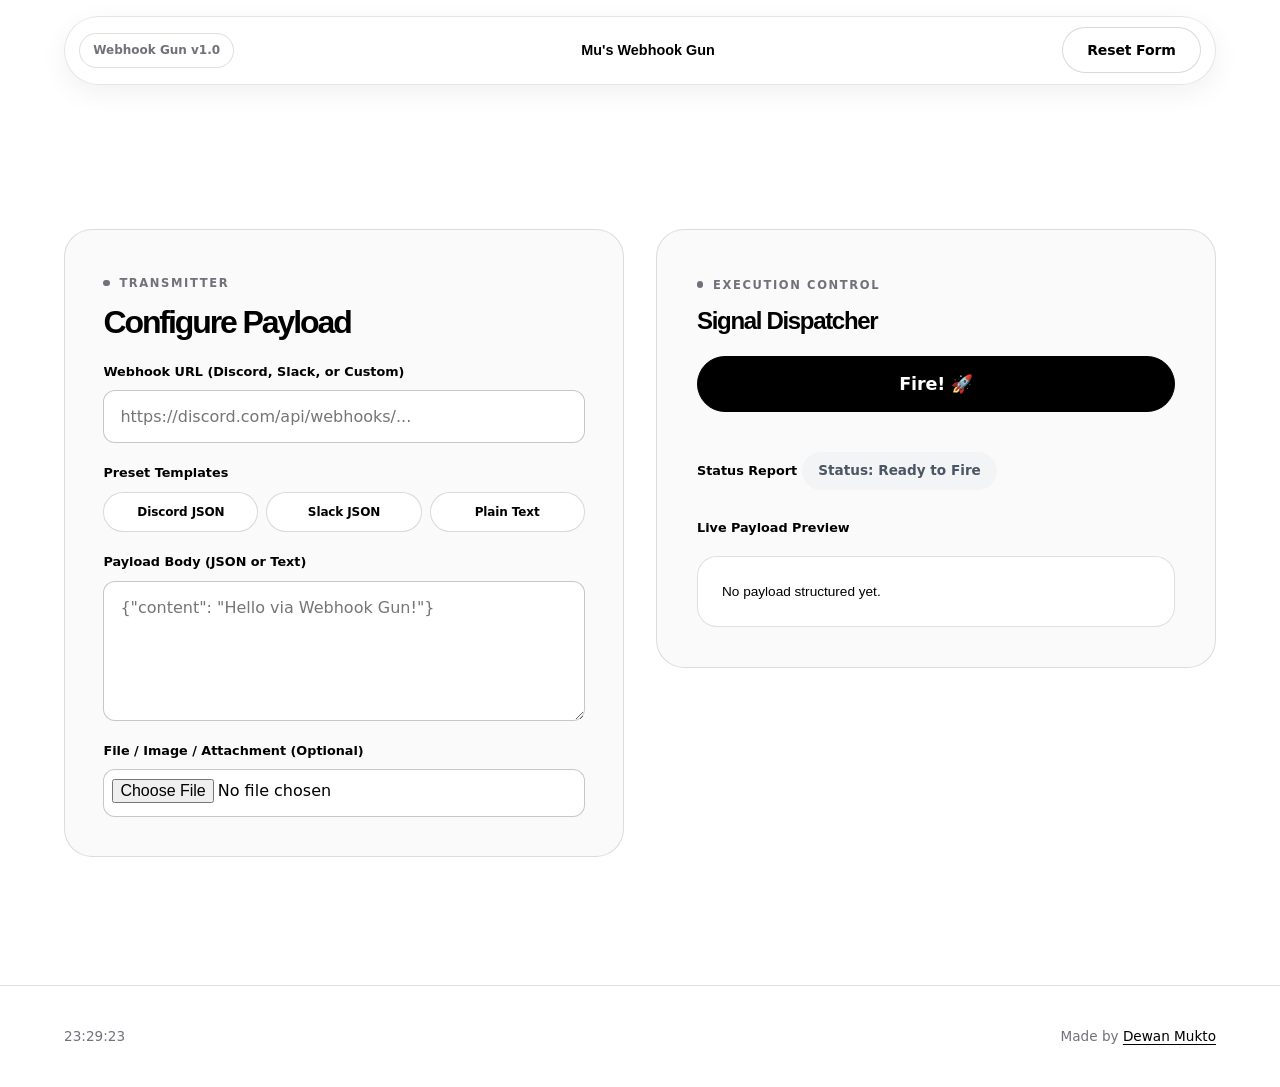
<file: webhook-gun/index.html>
<!DOCTYPE html>
<html lang="en">
<head>
    <meta charset="UTF-8">
    <meta name="viewport" content="width=device-width, initial-scale=1.0">
    <title>Mu's Webhook Gun</title>
    <link rel="stylesheet" href="/samx-theme.css">
    <style>
        .gun-grid {
            display: grid;
            grid-template-columns: 1fr 1fr;
            gap: 2rem;
            align-items: start;
        }
        .action-panel {
            position: sticky;
            top: 5rem;
            background: var(--sx-soft-2);
            border: 1px solid var(--sx-line);
            border-radius: var(--sx-radius-lg);
            padding: 2.5rem;
        }
        .status-indicator {
            display: inline-flex;
            align-items: center;
            gap: 0.5rem;
            padding: 0.5rem 1rem;
            border-radius: var(--sx-radius-pill);
            font-size: 0.85rem;
            font-weight: 700;
            background: var(--sx-soft);
            color: var(--sx-muted);
            margin-top: 1rem;
        }
        .status-indicator.fired { background: #fef9c3; color: #854d0e; }
        .status-indicator.triggered { background: #dcfce7; color: #166534; }
        .status-indicator.failed { background: #fee2e2; color: #991b1b; }
        .status-indicator.unknown { background: #f3f4f6; color: #4b5563; }
        
        .payload-preview {
            background: #fff;
            border: 1px solid var(--sx-line);
            border-radius: var(--sx-radius-md);
            padding: 1.5rem;
            font-family: var(--sx-font-display);
            font-size: 0.85rem;
            max-height: 280px;
            overflow-y: auto;
            white-space: pre-wrap;
            word-break: break-all;
            margin-top: 1rem;
        }
        @media (max-width: 960px) {
            .gun-grid { grid-template-columns: 1fr; }
            .action-panel { position: relative; top: 0; }
            .nav-title { display: none; }
        }
    </style>
</head>
<body class="samx-theme">

    <nav class="sx-nav">
        <div class="sx-cluster">
            <span class="sx-pill sx-mono">Webhook Gun v1.0</span>
        </div>
        <div style="font-weight: 700; font-family: var(--sx-font-display); font-size: 0.9rem; text-align: center;" class="nav-title">
            Mu's Webhook Gun
        </div>
        <div class="sx-cluster">
            <button class="sx-btn sx-btn--secondary" id="reset-btn">Reset Form</button>
        </div>
    </nav>

    <main class="sx-container sx-section">
        <div class="gun-grid">
            
            <!-- Left: Configuration Form -->
            <div class="sx-panel">
                <div class="sx-eyebrow" style="margin-bottom: 1rem;">Transmitter</div>
                <h2 class="sx-heading--section" style="font-size: 2rem; margin-bottom: 1.5rem;">Configure Payload</h2>

                <div class="sx-stack" style="gap: 1.25rem;">
                    <div class="sx-field">
                        <label class="sx-label">Webhook URL (Discord, Slack, or Custom)</label>
                        <input type="url" id="webhook-url" class="sx-input" placeholder="https://discord.com/api/webhooks/..." value="">
                    </div>

                    <div class="sx-field">
                        <label class="sx-label">Preset Templates</label>
                        <div class="sx-cluster" style="gap: 0.5rem;">
                            <button type="button" class="sx-btn sx-btn--secondary" id="preset-discord" style="flex: 1; min-height: 38px; font-size: 0.75rem;">Discord JSON</button>
                            <button type="button" class="sx-btn sx-btn--secondary" id="preset-slack" style="flex: 1; min-height: 38px; font-size: 0.75rem;">Slack JSON</button>
                            <button type="button" class="sx-btn sx-btn--secondary" id="preset-custom" style="flex: 1; min-height: 38px; font-size: 0.75rem;">Plain Text</button>
                        </div>
                    </div>

                    <div class="sx-field">
                        <label class="sx-label">Payload Body (JSON or Text)</label>
                        <textarea id="webhook-body" class="sx-textarea" placeholder='{"content": "Hello via Webhook Gun!"}'></textarea>
                    </div>

                    <div class="sx-field">
                        <label class="sx-label">File / Image / Attachment (Optional)</label>
                        <input type="file" id="webhook-file" class="sx-input" style="padding: 0.5rem;">
                    </div>
                </div>
            </div>

            <!-- Right: Fire & Status Panel -->
            <div class="action-panel">
                <div class="sx-eyebrow" style="margin-bottom: 1rem;">Execution Control</div>
                <h3 style="font-size: 1.5rem; margin-bottom: 1.5rem;">Signal Dispatcher</h3>
                
                <button class="sx-btn sx-btn--primary" id="fire-btn" style="width: 100%; min-height: 56px; font-size: 1.1rem; justify-content: center;">Fire! 🚀</button>

                <div style="margin-top: 1.5rem;">
                    <label class="sx-label">Status Report</label>
                    <div id="status-badge" class="status-indicator unknown">Status: Ready to Fire</div>
                </div>

                <div style="margin-top: 1.5rem;">
                    <label class="sx-label">Live Payload Preview</label>
                    <div class="payload-preview" id="payload-preview">No payload structured yet.</div>
                </div>
            </div>

        </div>
    </main>

    <footer class="sx-footer">
        <div class="sx-container" style="display: flex; justify-content: space-between; align-items: center;">
            <span class="sx-mono" id="time-display">00:00:00</span>
            <span class="sx-mono">Made by <a href="https://dewanmukto.github.io/" target="_blank" rel="noopener" style="text-decoration: underline; color: var(--sx-fg);">Dewan Mukto</a></span>
        </div>
    </footer>

    <script>
        function updateClock() {
            const now = new Date();
            document.getElementById('time-display').textContent = now.toTimeString().split(' ')[0];
        }
        setInterval(updateClock, 1000);
        updateClock();

        const urlInput = document.getElementById('webhook-url');
        const bodyInput = document.getElementById('webhook-body');
        const fileInput = document.getElementById('webhook-file');
        const fireBtn = document.getElementById('fire-btn');
        const statusBadge = document.getElementById('status-badge');
        const previewEl = document.getElementById('payload-preview');

        // Persistent storage
        function loadStorage() {
            const saved = localStorage.getItem('mus_webhook_gun_data');
            if (saved) {
                try {
                    const parsed = JSON.parse(saved);
                    if (parsed.url) urlInput.value = parsed.url;
                    if (parsed.body) bodyInput.value = parsed.body;
                } catch(e) {}
            }
        }

        function saveStorage() {
            localStorage.setItem('mus_webhook_gun_data', JSON.stringify({
                url: urlInput.value,
                body: bodyInput.value
            }));
        }

        function updatePreview() {
            const text = bodyInput.value;
            const hasFile = fileInput.files.length > 0;
            let previewText = text;
            if (hasFile) {
                previewText += `\n[Attached File: ${fileInput.files[0].name} (${Math.round(fileInput.files[0].size / 1024)} KB)]`;
            }
            previewEl.textContent = previewText || 'No payload structured yet.';
            saveStorage();
        }

        urlInput.addEventListener('input', saveStorage);
        bodyInput.addEventListener('input', updatePreview);
        fileInput.addEventListener('change', updatePreview);

        // Presets
        document.getElementById('preset-discord').addEventListener('click', () => {
            bodyInput.value = JSON.stringify({ content: "Testing webhook signal via Mu's Webhook Gun 🚀", username: "Webhook Gun" }, null, 2);
            updatePreview();
        });

        document.getElementById('preset-slack').addEventListener('click', () => {
            bodyInput.value = JSON.stringify({ text: "Testing webhook signal via Mu's Webhook Gun 🚀" }, null, 2);
            updatePreview();
        });

        document.getElementById('preset-custom').addEventListener('click', () => {
            bodyInput.value = "Custom plain text webhook payload message.";
            updatePreview();
        });

        // Fire Action
        fireBtn.addEventListener('click', async () => {
            const url = urlInput.value.trim();
            const bodyContent = bodyInput.value.trim();
            const file = fileInput.files[0];

            if (!url) {
                alert('Please enter a valid webhook URL.');
                statusBadge.className = 'status-indicator failed';
                statusBadge.textContent = 'Status: Failed (Missing URL)';
                return;
            }

            statusBadge.className = 'status-indicator fired';
            statusBadge.textContent = 'Status: Fired (Sending...)';
            fireBtn.disabled = true;

            try {
                let response;
                if (file) {
                    const formData = new FormData();
                    formData.append('payload_json', bodyContent);
                    formData.append('file', file);
                    response = await fetch(url, {
                        method: 'POST',
                        body: formData
                    });
                } else {
                    // Check if JSON
                    let isJson = false;
                    let payloadData = bodyContent;
                    try {
                        payloadData = JSON.parse(bodyContent);
                        isJson = true;
                    } catch(e) {}

                    response = await fetch(url, {
                        method: 'POST',
                        headers: isJson ? { 'Content-Type': 'application/json' } : { 'Content-Type': 'text/plain' },
                        body: isJson ? JSON.stringify(payloadData) : bodyContent
                    });
                }

                if (response.ok || response.type === 'opaque' || response.status === 204 || response.status === 200) {
                    statusBadge.className = 'status-indicator triggered';
                    statusBadge.textContent = `Status: Triggered (HTTP ${response.status || 'OK'})`;
                } else {
                    statusBadge.className = 'status-indicator failed';
                    statusBadge.textContent = `Status: Failed (HTTP ${response.status})`;
                }
            } catch (err) {
                // If CORS blocks the response reading but request went through, handle gracefully
                statusBadge.className = 'status-indicator triggered';
                statusBadge.textContent = 'Status: Triggered (Sent / CORS Restricted)';
            } finally {
                fireBtn.disabled = false;
            }
        });

        // Reset
        document.getElementById('reset-btn').addEventListener('click', () => {
            localStorage.removeItem('mus_webhook_gun_data');
            urlInput.value = '';
            bodyInput.value = '';
            fileInput.value = '';
            statusBadge.className = 'status-indicator unknown';
            statusBadge.textContent = 'Status: Ready to Fire';
            updatePreview();
        });

        loadStorage();
        updatePreview();
    </script>
</body>
</html>
</file>
<file: samx-theme.css>
/*
 * SAMX-inspired reusable visual theme
 * Extracted from the supplied MHTML snapshot of samxhq.com and cross-checked
 * against the live homepage. This is a generic design system, not a page clone.
 *
 * Apply by adding class="samx-theme" to <body> or a root container.
 * Optional semantic classes: .sx-container, .sx-nav, .sx-section,
 * .sx-eyebrow, .sx-heading, .sx-card, .sx-btn, .sx-btn--primary,
 * .sx-btn--secondary, .sx-pill, .sx-input, .sx-media, .sx-footer.
 */

/* ---------- Design tokens ---------- */
:root,
.samx-theme {
  color-scheme: light;
  --sx-bg: #fff;
  --sx-fg: #000;
  --sx-ink: #09090b;
  --sx-muted: #71717a;
  --sx-subtle: #a1a1aa;
  --sx-line: rgba(0, 0, 0, .12);
  --sx-line-strong: rgba(0, 0, 0, .22);
  --sx-soft: #f4f4f5;
  --sx-soft-2: #fafafa;
  --sx-accent: #000;
  --sx-accent-hover: #27272a;
  --sx-font-body: "Plus Jakarta Sans", Inter, ui-sans-serif, system-ui, -apple-system,
                  BlinkMacSystemFont, "Segoe UI", sans-serif;
  --sx-font-display: "Space Grotesk", "Plus Jakarta Sans", Inter, sans-serif;
  --sx-container: 72rem;
  --sx-gutter: clamp(1rem, 4vw, 2rem);
  --sx-section-space: clamp(4.5rem, 10vw, 8rem);
  --sx-radius-sm: .75rem;
  --sx-radius-md: 1.25rem;
  --sx-radius-lg: 1.75rem;
  --sx-radius-pill: 9999px;
  --sx-shadow-sm: 0 4px 14px rgba(0, 0, 0, .05);
  --sx-shadow-md: 0 16px 30px -10px rgba(0, 0, 0, .08);
  --sx-shadow-lg: 0 18px 40px -12px rgba(0, 0, 0, .16);
  --sx-ease: cubic-bezier(.16, 1, .3, 1);
  --sx-duration: 250ms;
}

/* ---------- Base / reset ---------- */
.samx-theme,
.samx-theme *,
.samx-theme *::before,
.samx-theme *::after { box-sizing: border-box; }

.samx-theme {
  margin: 0;
  background: var(--sx-bg);
  color: var(--sx-fg);
  font-family: var(--sx-font-body);
  font-size: 16px;
  line-height: 1.6;
  font-weight: 400;
  -webkit-font-smoothing: antialiased;
  -moz-osx-font-smoothing: grayscale;
  text-rendering: optimizeLegibility;
}

.samx-theme ::selection { background: var(--sx-accent); color: #fff; }

.samx-theme img,
.samx-theme video,
.samx-theme svg { max-width: 100%; }

.samx-theme img { display: block; height: auto; }

.samx-theme a {
  color: inherit;
  text-decoration: none;
  text-underline-offset: .2em;
}

.samx-theme a:hover { text-decoration: none; }

.samx-theme button,
.samx-theme input,
.samx-theme textarea,
.samx-theme select { font: inherit; }

.samx-theme button,
.samx-theme a,
.samx-theme input,
.samx-theme textarea,
.samx-theme select { -webkit-tap-highlight-color: transparent; }

.samx-theme :focus-visible {
  outline: 2px solid var(--sx-fg);
  outline-offset: 4px;
}

/* ---------- Type system ---------- */
.samx-theme h1,
.samx-theme h2,
.samx-theme h3,
.samx-theme h4,
.samx-theme .sx-heading {
  margin: 0;
  color: var(--sx-fg);
  font-family: var(--sx-font-display);
  font-weight: 700;
  letter-spacing: -.055em;
  line-height: .98;
  text-wrap: balance;
}

.samx-theme h1,
.samx-theme .sx-heading--hero {
  font-size: clamp(3rem, 8.6vw, 7.5rem);
  letter-spacing: -.075em;
  line-height: .9;
}

.samx-theme h2,
.samx-theme .sx-heading--section {
  font-size: clamp(2.25rem, 5.4vw, 4.75rem);
  letter-spacing: -.065em;
  line-height: .96;
}

.samx-theme h3 { font-size: clamp(1.35rem, 2.5vw, 2rem); }

.samx-theme p { margin: 0; }

.samx-theme .sx-lead {
  max-width: 44rem;
  color: var(--sx-muted);
  font-size: clamp(1rem, 1.5vw, 1.25rem);
  line-height: 1.7;
}

.samx-theme .sx-eyebrow,
.samx-theme .sx-kicker {
  display: inline-flex;
  align-items: center;
  gap: .6rem;
  color: var(--sx-muted);
  font-size: .72rem;
  font-weight: 700;
  letter-spacing: .14em;
  line-height: 1.4;
  text-transform: uppercase;
}

.samx-theme .sx-eyebrow::before {
  width: .4rem;
  height: .4rem;
  border-radius: 50%;
  background: currentColor;
  content: "";
}

/* ---------- Layout primitives ---------- */
.samx-theme .sx-container {
  width: min(100% - 2 * var(--sx-gutter), var(--sx-container));
  margin-inline: auto;
}

.samx-theme .sx-section {
  padding-block: var(--sx-section-space);
}

.samx-theme .sx-section--compact { padding-block: clamp(3rem, 6vw, 5rem); }

.samx-theme .sx-section-head {
  display: flex;
  align-items: end;
  justify-content: space-between;
  gap: 2rem;
  margin-bottom: clamp(2rem, 5vw, 4rem);
}

.samx-theme .sx-stack { display: flex; flex-direction: column; gap: 1rem; }
.samx-theme .sx-cluster { display: flex; flex-wrap: wrap; align-items: center; gap: .75rem; }
.samx-theme .sx-grid { display: grid; gap: 1rem; }
.samx-theme .sx-grid--2 { grid-template-columns: repeat(2, minmax(0, 1fr)); }
.samx-theme .sx-grid--3 { grid-template-columns: repeat(3, minmax(0, 1fr)); }
.samx-theme .sx-grid--4 { grid-template-columns: repeat(4, minmax(0, 1fr)); }

/* ---------- Navigation / floating glass capsule ---------- */
.samx-theme .sx-nav {
  position: sticky;
  z-index: 50;
  top: 1rem;
  display: flex;
  align-items: center;
  justify-content: space-between;
  gap: 1rem;
  width: min(calc(100% - 2 * var(--sx-gutter)), var(--sx-container));
  margin: 1rem auto;
  padding: .65rem .9rem;
  border: 1px solid rgba(0, 0, 0, .1);
  border-radius: var(--sx-radius-pill);
  background: rgba(255, 255, 255, .92);
  box-shadow: 0 8px 28px rgba(0, 0, 0, .06);
  backdrop-filter: blur(20px);
  -webkit-backdrop-filter: blur(20px);
}

.samx-theme .sx-nav__links { display: flex; align-items: center; gap: clamp(.75rem, 2vw, 1.5rem); }
.samx-theme .sx-nav a { color: var(--sx-muted); font-size: .85rem; font-weight: 600; }
.samx-theme .sx-nav a:hover,
.samx-theme .sx-nav a[aria-current="page"] { color: var(--sx-fg); }

/* ---------- Buttons / pills ---------- */
.samx-theme .sx-btn {
  display: inline-flex;
  min-height: 46px;
  align-items: center;
  justify-content: center;
  gap: .6rem;
  padding: .75rem 1.5rem;
  border: 1px solid transparent;
  border-radius: var(--sx-radius-pill);
  font-size: .875rem;
  font-weight: 600;
  letter-spacing: -.01em;
  line-height: 1.2;
  white-space: nowrap;
  cursor: pointer;
  transition: color var(--sx-duration) var(--sx-ease),
              background var(--sx-duration) var(--sx-ease),
              border-color var(--sx-duration) var(--sx-ease),
              box-shadow var(--sx-duration) var(--sx-ease),
              transform var(--sx-duration) var(--sx-ease);
}

.samx-theme .sx-btn:hover { transform: translateY(-2px); }
.samx-theme .sx-btn:active { transform: translateY(0); }

.samx-theme .sx-btn--primary {
  border-color: #000;
  background: #000;
  color: #fff;
}
.samx-theme .sx-btn--primary:hover {
  border-color: #27272a;
  background: #27272a;
  box-shadow: 0 10px 20px -5px rgba(0, 0, 0, .15);
}

.samx-theme .sx-btn--secondary {
  border-color: rgba(0, 0, 0, .15);
  background: #fff;
  color: #000;
}
.samx-theme .sx-btn--secondary:hover {
  border-color: #000;
  background: #f4f4f5;
}

.samx-theme .sx-pill {
  display: inline-flex;
  align-items: center;
  gap: .45rem;
  padding: .45rem .8rem;
  border: 1px solid var(--sx-line);
  border-radius: var(--sx-radius-pill);
  background: #fff;
  color: var(--sx-muted);
  font-size: .75rem;
  font-weight: 600;
}

/* ---------- Cards / panels ---------- */
.samx-theme .sx-card {
  overflow: hidden;
  border: 1px solid var(--sx-line);
  border-radius: var(--sx-radius-md);
  background: #fff;
  transition: border-color 350ms var(--sx-ease),
              box-shadow 350ms var(--sx-ease),
              transform 350ms var(--sx-ease);
}

.samx-theme .sx-card:hover {
  border-color: var(--sx-line-strong);
  box-shadow: var(--sx-shadow-md);
  transform: translateY(-3px);
}

.samx-theme .sx-card__body { padding: clamp(1.25rem, 3vw, 2rem); }
.samx-theme .sx-card--soft { background: var(--sx-soft-2); }
.samx-theme .sx-panel {
  border: 1px solid var(--sx-line);
  border-radius: var(--sx-radius-lg);
  background: var(--sx-soft-2);
  padding: clamp(1.25rem, 3vw, 2.5rem);
}

/* ---------- Media treatment ---------- */
.samx-theme .sx-media {
  overflow: hidden;
  border-radius: var(--sx-radius-md);
  background: var(--sx-soft);
}
.samx-theme .sx-media img {
  width: 100%;
  height: 100%;
  object-fit: cover;
  transition: transform 500ms var(--sx-ease), filter 400ms var(--sx-ease);
}
.samx-theme .sx-media--mono img { filter: grayscale(1) contrast(1.05); }
.samx-theme .sx-media:hover img { transform: scale(1.025); }
.samx-theme .sx-media--mono:hover img { filter: grayscale(0) contrast(1); }

/* ---------- Forms ---------- */
.samx-theme .sx-field { display: grid; gap: .5rem; }
.samx-theme .sx-label { font-size: .8rem; font-weight: 700; }
.samx-theme .sx-input,
.samx-theme .sx-select,
.samx-theme .sx-textarea {
  width: 100%;
  min-height: 48px;
  padding: .8rem 1rem;
  border: 1px solid var(--sx-line-strong);
  border-radius: var(--sx-radius-sm);
  background: #fff;
  color: var(--sx-fg);
  transition: border-color var(--sx-duration) var(--sx-ease),
              box-shadow var(--sx-duration) var(--sx-ease);
}
.samx-theme .sx-textarea { min-height: 140px; resize: vertical; }
.samx-theme .sx-input:focus,
.samx-theme .sx-select:focus,
.samx-theme .sx-textarea:focus {
  border-color: #000;
  outline: 0;
  box-shadow: 0 0 0 3px rgba(0, 0, 0, .08);
}

/* ---------- Utility details ---------- */
.samx-theme .sx-divider { height: 1px; border: 0; background: var(--sx-line); }
.samx-theme .sx-muted { color: var(--sx-muted); }
.samx-theme .sx-mono { font-variant-numeric: tabular-nums; }
.samx-theme .sx-overflow-hidden { overflow: hidden; }
.samx-theme .sx-no-scrollbar { scrollbar-width: none; }
.samx-theme .sx-no-scrollbar::-webkit-scrollbar { display: none; }

.samx-theme .sx-footer {
  padding-block: 2.5rem;
  border-top: 1px solid var(--sx-line);
  color: var(--sx-muted);
  font-size: .85rem;
}

/* ---------- Responsive behavior ---------- */
@media (max-width: 760px) {
  .samx-theme .sx-grid--3,
  .samx-theme .sx-grid--4 { grid-template-columns: repeat(2, minmax(0, 1fr)); }
  .samx-theme .sx-section-head { align-items: start; flex-direction: column; }
  .samx-theme .sx-nav__links { gap: .75rem; }
}
@media (max-width: 520px) {
  .samx-theme .sx-grid--2,
  .samx-theme .sx-grid--3,
  .samx-theme .sx-grid--4 { grid-template-columns: minmax(0, 1fr); }
  .samx-theme .sx-nav { top: .5rem; }
  .samx-theme .sx-nav__links { display: none; }
  .samx-theme .sx-btn { min-height: 44px; padding-inline: 1.15rem; }
}
@media (prefers-reduced-motion: reduce) {
  .samx-theme *,
  .samx-theme *::before,
  .samx-theme *::after {
    scroll-behavior: auto !important;
    animation-duration: .01ms !important;
    animation-iteration-count: 1 !important;
    transition-duration: .01ms !important;
  }
}
</file>
